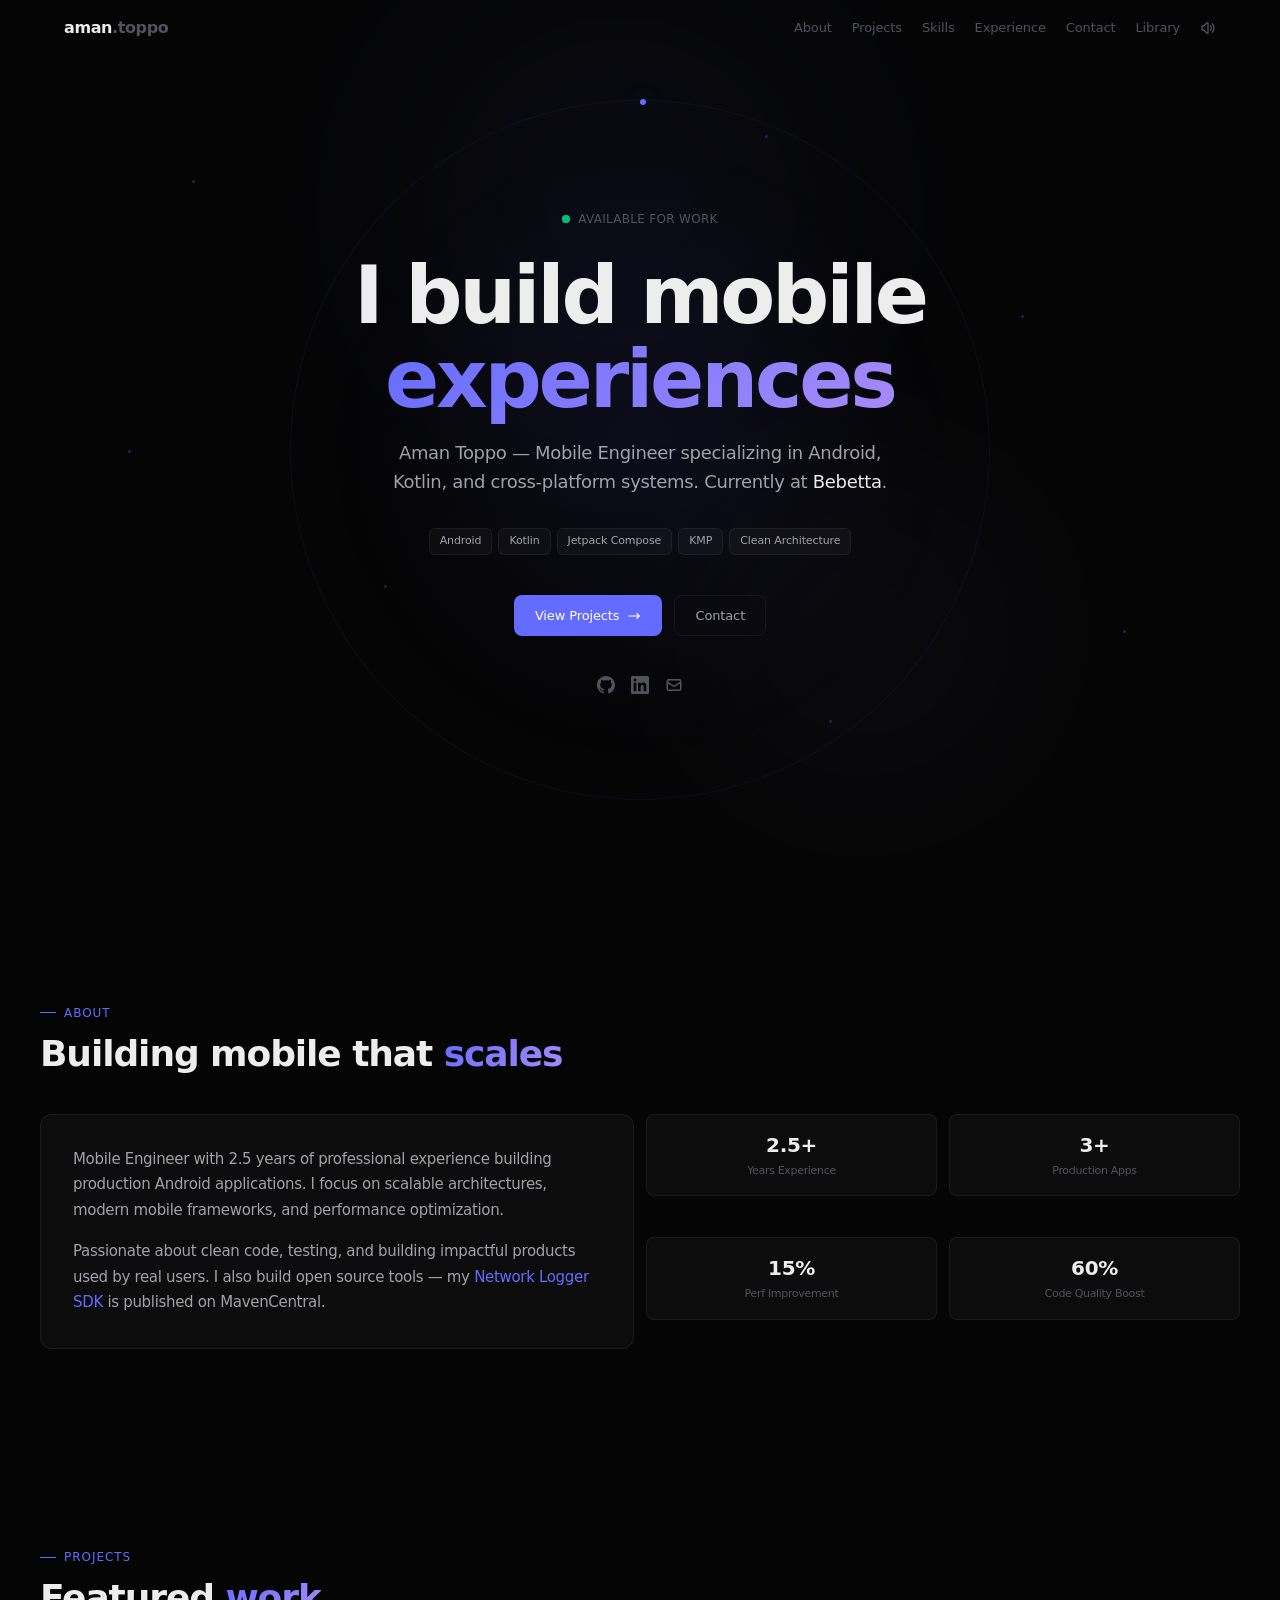
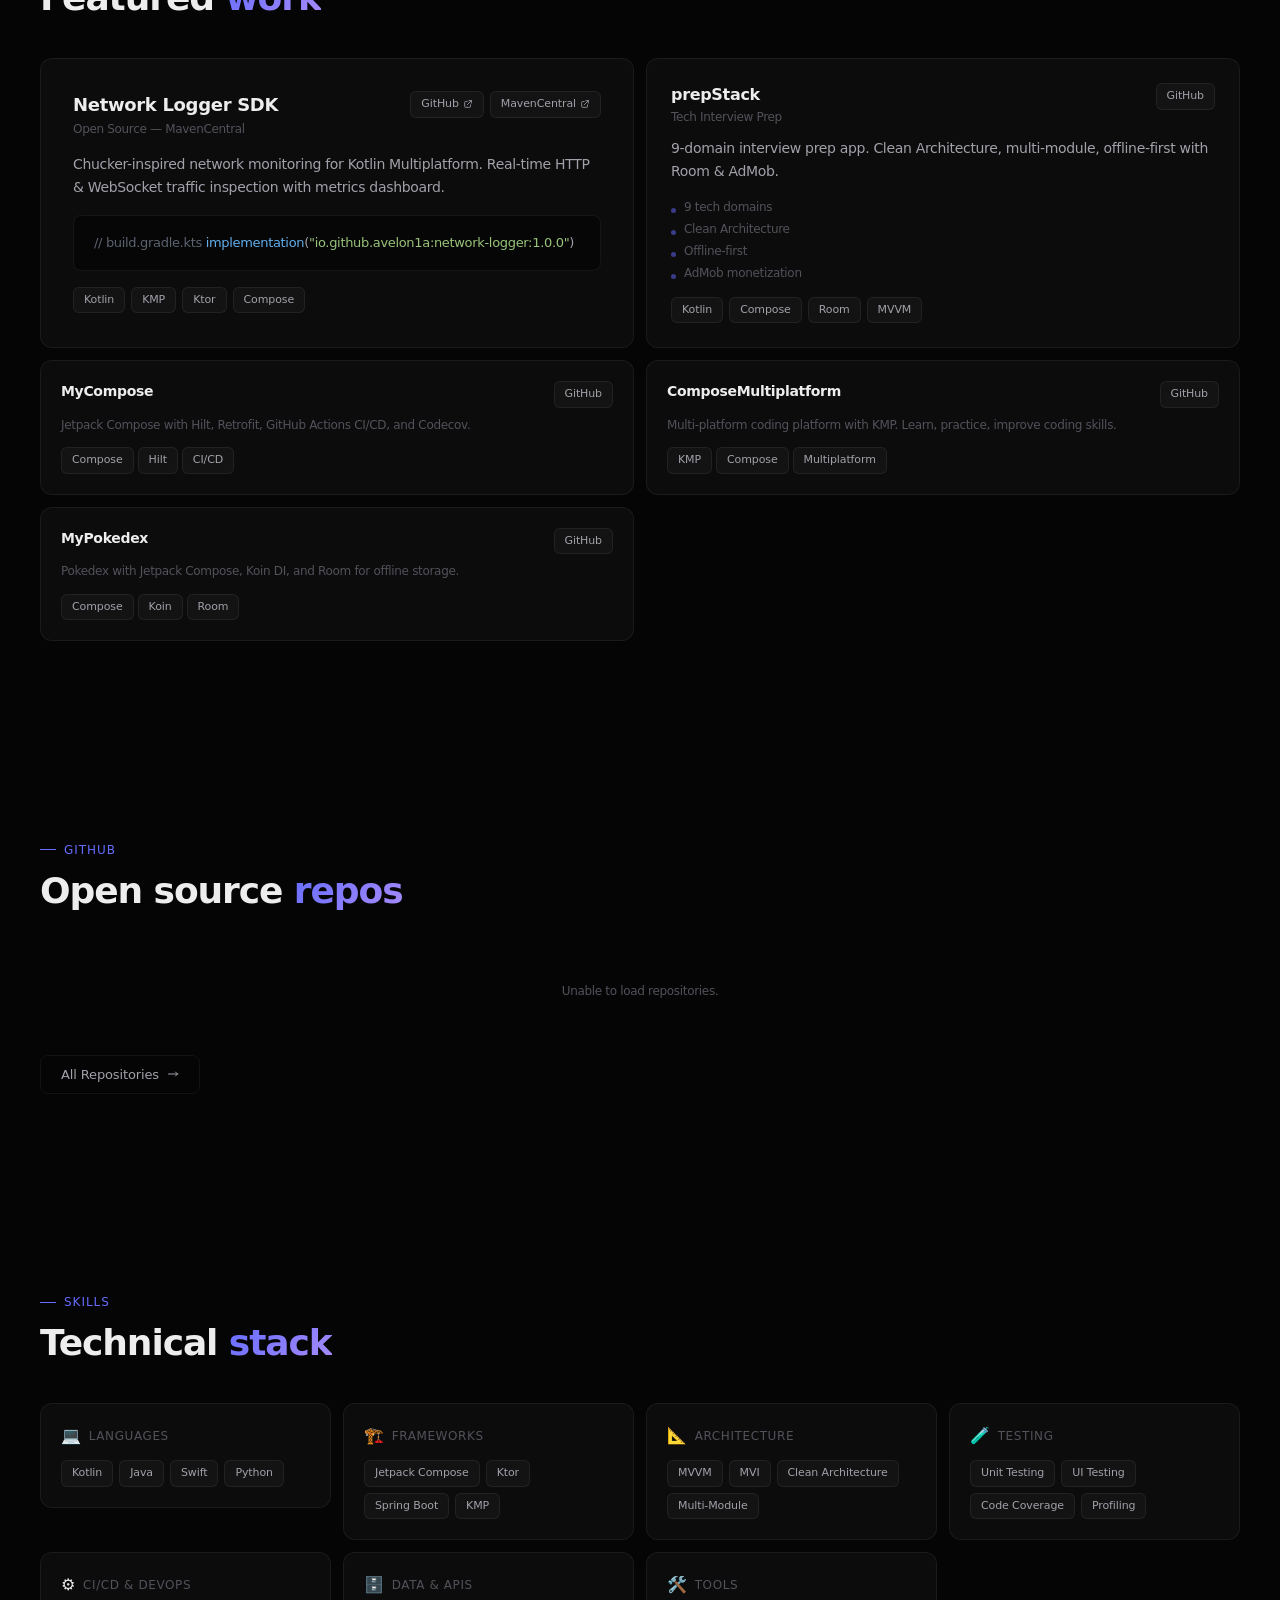
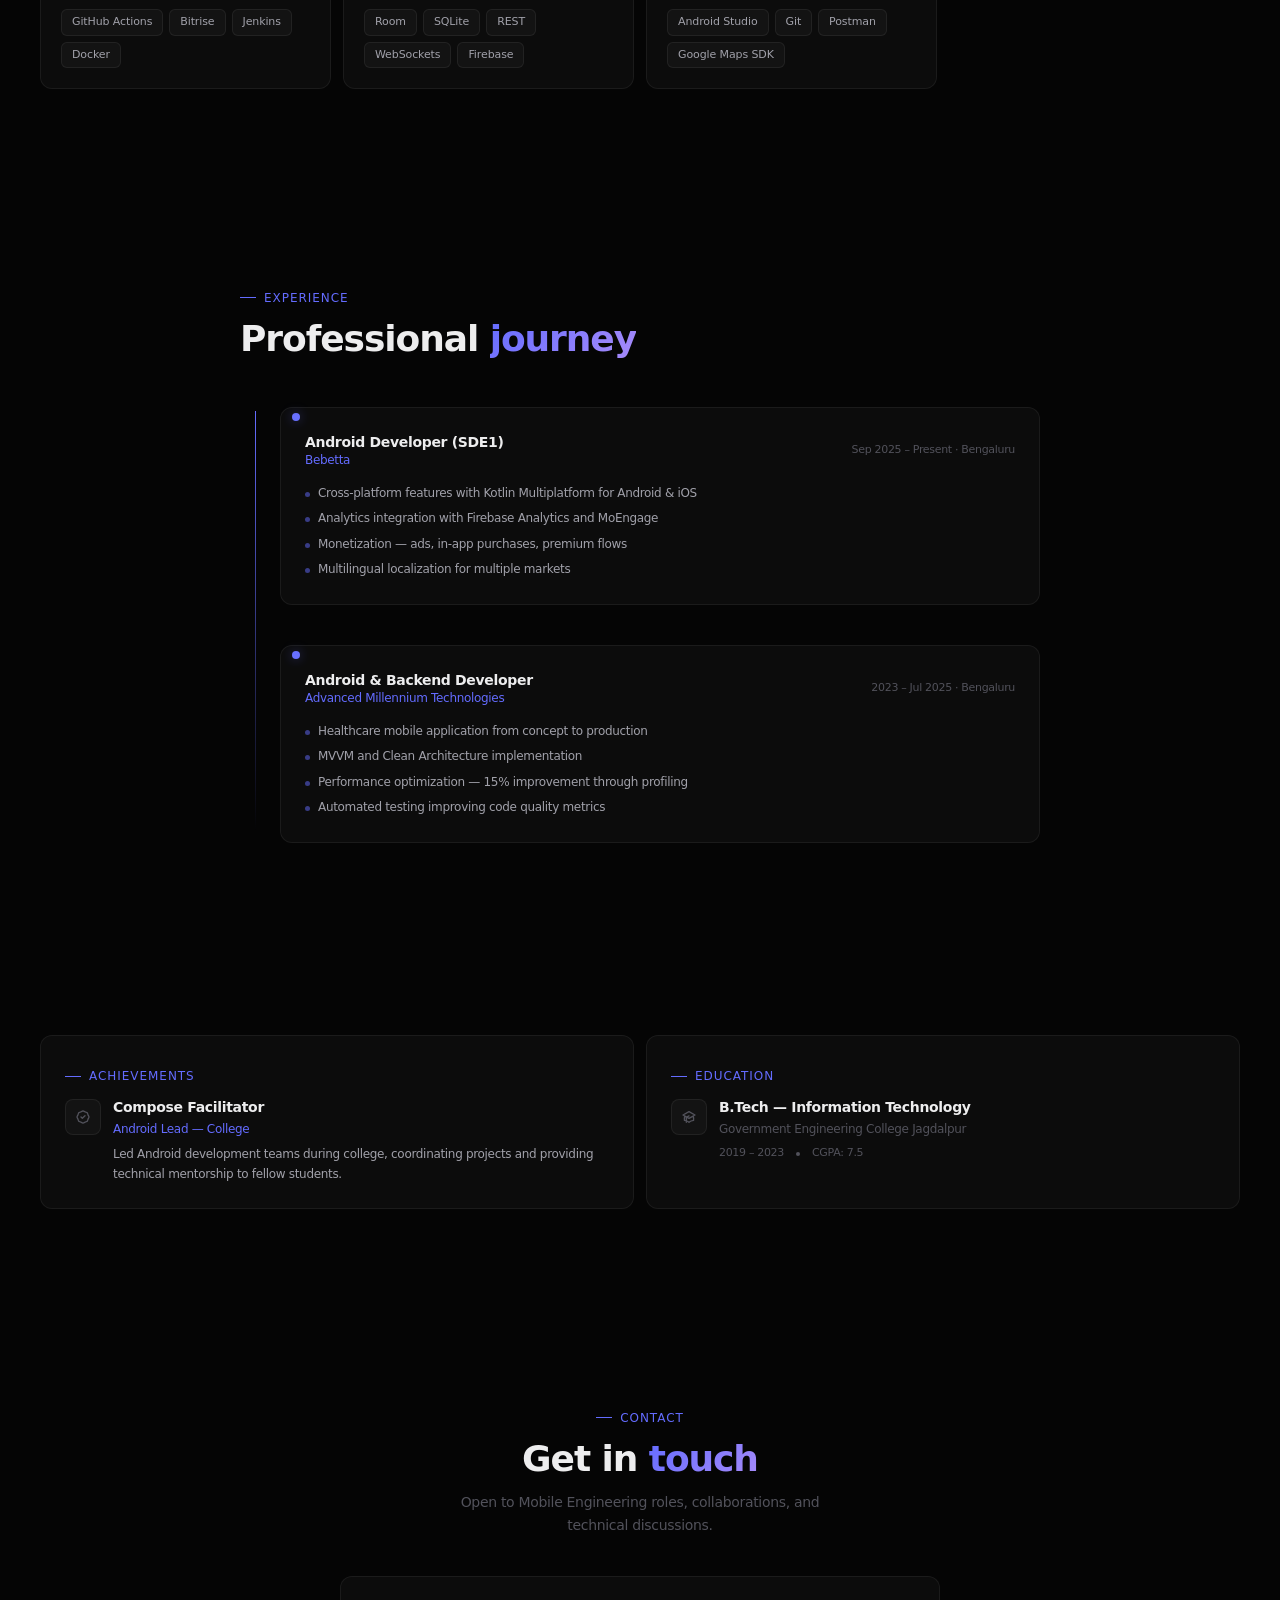
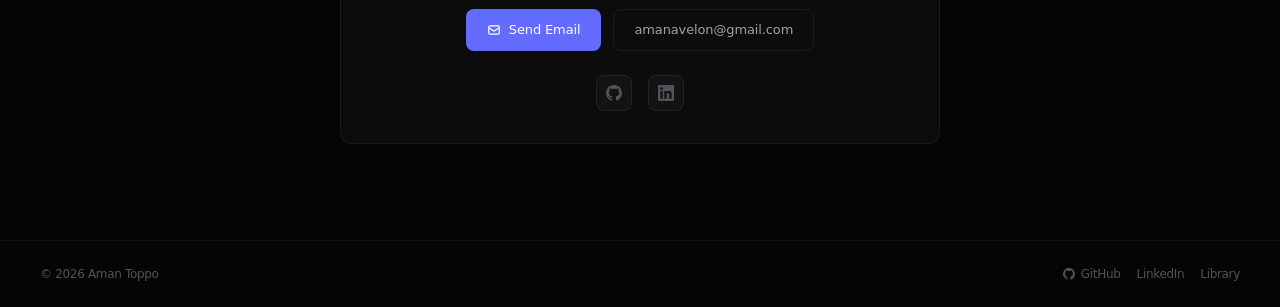
<file: index.html>
<!DOCTYPE html><!--e2X7_OHJ6NB8p8iRdf6MQ--><html lang="en"><head><meta charSet="utf-8"/><meta name="viewport" content="width=device-width, initial-scale=1"/><link rel="preload" href="/_next/static/media/797e433ab948586e-s.p.dbea232f.woff2" as="font" crossorigin="" type="font/woff2"/><link rel="preload" href="/_next/static/media/caa3a2e1cccd8315-s.p.853070df.woff2" as="font" crossorigin="" type="font/woff2"/><link rel="stylesheet" href="/_next/static/chunks/310562335b7cb342.css" data-precedence="next"/><link rel="preload" as="script" fetchPriority="low" href="/_next/static/chunks/33c6e7ef9aa43899.js"/><script src="/_next/static/chunks/806bdb8e4a6a9b95.js" async=""></script><script src="/_next/static/chunks/98e4389ba5c320ef.js" async=""></script><script src="/_next/static/chunks/ad4cf95c856c591c.js" async=""></script><script src="/_next/static/chunks/turbopack-7d1583f56be58ec4.js" async=""></script><script src="/_next/static/chunks/65f6d154a078ef0d.js" async=""></script><script src="/_next/static/chunks/ff1a16fafef87110.js" async=""></script><script src="/_next/static/chunks/d2be314c3ece3fbe.js" async=""></script><script src="/_next/static/chunks/69d2e05664fc5ce6.js" async=""></script><meta name="next-size-adjust" content=""/><title>Aman Toppo — Mobile Engineer</title><meta name="description" content="Portfolio of Aman Toppo, Mobile Engineer specializing in Android, Kotlin, KMP, and open source developer tools."/><meta name="keywords" content="Aman Toppo,Mobile Engineer,Android,Kotlin,Jetpack Compose,KMP,Network Logger"/><meta property="og:title" content="Aman Toppo — Mobile Engineer"/><meta property="og:description" content="Android &amp; KMP developer building scalable mobile apps and open source tools."/><meta property="og:type" content="website"/><meta name="twitter:card" content="summary"/><meta name="twitter:title" content="Aman Toppo — Mobile Engineer"/><meta name="twitter:description" content="Android &amp; KMP developer building scalable mobile apps and open source tools."/><link rel="icon" href="/favicon.ico?favicon.0b3bf435.ico" sizes="256x256" type="image/x-icon"/><script src="/_next/static/chunks/a6dad97d9634a72d.js" noModule=""></script></head><body class="geist_a71539c9-module__T19VSG__variable geist_mono_8d43a2aa-module__8Li5zG__variable antialiased"><div hidden=""><!--$--><!--/$--></div><nav class="fixed top-0 left-0 right-0 z-50 transition-all duration-300 bg-transparent"><div class="max-w-[1200px] mx-auto px-6 h-14 flex items-center justify-between"><a class="text-base font-semibold text-[var(--text-primary)] tracking-tight" href="/">aman<span class="text-[var(--text-tertiary)]">.toppo</span></a><div class="hidden md:flex items-center gap-5"><a href="#about" class="nav-link">About</a><a href="#projects" class="nav-link">Projects</a><a href="#skills" class="nav-link">Skills</a><a href="#experience" class="nav-link">Experience</a><a href="#contact" class="nav-link">Contact</a><a class="nav-link" href="/open-source">Library</a><button class="nav-link p-1" aria-label="Disable sound"><svg class="w-4 h-4" fill="none" stroke="currentColor" viewBox="0 0 24 24"><path stroke-linecap="round" stroke-linejoin="round" stroke-width="2" d="M15.536 8.464a5 5 0 010 7.072m2.828-9.9a9 9 0 010 12.728M5.586 15H4a1 1 0 01-1-1v-4a1 1 0 011-1h1.586l4.707-4.707C10.923 3.663 12 4.109 12 5v14c0 .891-1.077 1.337-1.707.707L5.586 15z"></path></svg></button></div><button class="md:hidden relative w-8 h-8 flex flex-col items-center justify-center gap-1.5" aria-label="Menu"><span class="block w-5 h-[1.5px] bg-[var(--text-secondary)] transition-all duration-200 "></span><span class="block w-5 h-[1.5px] bg-[var(--text-secondary)] transition-all duration-200 "></span><span class="block w-5 h-[1.5px] bg-[var(--text-secondary)] transition-all duration-200 "></span></button></div></nav><main><section class="relative min-h-screen flex items-center justify-center px-6 overflow-hidden"><div class="hero-glow" style="top:-10%;left:25%"></div><div class="hero-glow-secondary" style="bottom:5%;right:15%"></div><div class="glow-ring" style="top:50%;left:50%;transform:translate(-50%, -50%)"></div><div class="particle" style="top:20%;left:15%;--dur:7s;--delay:0s"></div><div class="particle" style="top:35%;right:20%;--dur:9s;--delay:2s"></div><div class="particle" style="top:65%;left:30%;--dur:6s;--delay:1s"></div><div class="particle" style="top:80%;right:35%;--dur:8s;--delay:3s"></div><div class="particle" style="top:15%;right:40%;--dur:10s;--delay:4s"></div><div class="particle" style="top:50%;left:10%;--dur:7.5s;--delay:1.5s"></div><div class="particle" style="top:70%;right:12%;--dur:6.5s;--delay:2.5s"></div><div class="mouse-glow" style="left:50%;top:50%"></div><div class="relative max-w-[800px] mx-auto text-center z-10"><div class="hero-tag"><span class="inline-flex items-center gap-2 text-xs font-medium text-[var(--text-tertiary)] tracking-wide uppercase"><span class="relative flex h-2 w-2"><span class="absolute inline-flex h-full w-full rounded-full bg-emerald-400 opacity-75 animate-ping"></span><span class="relative inline-flex rounded-full h-2 w-2 bg-emerald-500"></span></span>Available for work</span></div><h1 class="hero-title text-[clamp(2.5rem,7vw,5rem)] font-bold tracking-[-0.04em] leading-[1.05] mt-6 mb-4">I build mobile<br/><span class="accent-text">experiences</span></h1><p class="hero-sub text-lg text-[var(--text-secondary)] max-w-[520px] mx-auto mb-8 leading-relaxed font-normal">Aman Toppo — Mobile Engineer specializing in Android, Kotlin, and cross-platform systems. Currently at<!-- --> <span class="text-[var(--text-primary)] font-medium">Bebetta</span>.</p><div class="hero-pills flex flex-wrap justify-center gap-1.5 mb-10"><span class="pill">Android</span><span class="pill">Kotlin</span><span class="pill">Jetpack Compose</span><span class="pill">KMP</span><span class="pill">Clean Architecture</span></div><div class="hero-cta flex flex-wrap justify-center gap-3"><a href="#projects" class="btn-primary">View Projects<svg class="w-3.5 h-3.5 transition-transform group-hover:translate-x-0.5" fill="none" stroke="currentColor" viewBox="0 0 24 24"><path stroke-linecap="round" stroke-linejoin="round" stroke-width="2" d="M17 8l4 4m0 0l-4 4m4-4H3"></path></svg></a><a href="#contact" class="btn-secondary">Contact</a></div><div class="hero-social flex justify-center gap-4 mt-10"><a href="https://github.com/avelon1A" target="_blank" rel="noopener noreferrer" class="social-icon" aria-label="GitHub"><svg class="w-[18px] h-[18px]" fill="currentColor" viewBox="0 0 24 24"><path d="M12 0c-6.626 0-12 5.373-12 12 0 5.302 3.438 9.8 8.207 11.387.599.111.793-.261.793-.577v-2.234c-3.338.726-4.033-1.416-4.033-1.416-.546-1.387-1.333-1.756-1.333-1.756-1.089-.745.083-.729.083-.729 1.205.084 1.839 1.237 1.839 1.237 1.07 1.834 2.807 1.304 3.492.997.107-.775.418-1.305.762-1.604-2.665-.305-5.467-1.334-5.467-5.931 0-1.311.469-2.381 1.236-3.221-.124-.303-.535-1.524.117-3.176 0 0 1.008-.322 3.301 1.23.957-.266 1.983-.399 3.003-.404 1.02.005 2.047.138 3.006.404 2.291-1.552 3.297-1.23 3.297-1.23.653 1.653.242 2.874.118 3.176.77.84 1.235 1.911 1.235 3.221 0 4.609-2.807 5.624-5.479 5.921.43.372.823 1.102.823 2.222v3.293c0 .319.192.694.801.576 4.765-1.589 8.199-6.086 8.199-11.386 0-6.627-5.373-12-12-12z"></path></svg></a><a href="https://www.linkedin.com/in/aman-toppo-320917214/" target="_blank" rel="noopener noreferrer" class="social-icon" aria-label="LinkedIn"><svg class="w-[18px] h-[18px]" fill="currentColor" viewBox="0 0 24 24"><path d="M20.447 20.452h-3.554v-5.569c0-1.328-.027-3.037-1.852-3.037-1.853 0-2.136 1.445-2.136 2.939v5.667H9.351V9h3.414v1.561h.046c.477-.9 1.637-1.85 3.37-1.85 3.601 0 4.267 2.37 4.267 5.455v6.286zM5.337 7.433c-1.144 0-2.063-.926-2.063-2.065 0-1.138.92-2.063 2.063-2.063 1.14 0 2.064.925 2.064 2.063 0 1.139-.925 2.065-2.064 2.065zm1.782 13.019H3.555V9h3.564v11.452zM22.225 0H1.771C.792 0 0 .774 0 1.729v20.542C0 23.227.792 24 1.771 24h20.451C23.2 24 24 23.227 24 22.271V1.729C24 .774 23.2 0 22.222 0h.003z"></path></svg></a><a href="mailto:amanavelon@gmail.com" class="social-icon" aria-label="Email"><svg class="w-[18px] h-[18px]" fill="none" stroke="currentColor" viewBox="0 0 24 24"><path stroke-linecap="round" stroke-linejoin="round" stroke-width="2" d="M3 8l7.89 5.26a2 2 0 002.22 0L21 8M5 19h14a2 2 0 002-2V7a2 2 0 00-2-2H5a2 2 0 00-2 2v10a2 2 0 002 2z"></path></svg></a></div></div></section><section id="about" class="relative py-24 px-6"><div class="max-w-[1200px] mx-auto"><div class="reveal-fade-up  mb-10" style="transition-delay:0ms"><span class="section-label">About</span><h2 class="text-3xl md:text-4xl font-bold tracking-[-0.03em]">Building mobile that <span class="accent-text">scales</span></h2></div><div class="bento bento-2"><div class="reveal-slide-left  " style="transition-delay:100ms"><div class="glass p-6 md:p-8 h-full"><p class="text-[var(--text-secondary)] leading-[1.7] text-[0.9375rem]">Mobile Engineer with 2.5 years of professional experience building production Android applications. I focus on scalable architectures, modern mobile frameworks, and performance optimization.</p><p class="text-[var(--text-secondary)] leading-[1.7] text-[0.9375rem] mt-4">Passionate about clean code, testing, and building impactful products used by real users. I also build open source tools — my<!-- --> <a href="/open-source" class="text-[var(--accent)] hover:underline underline-offset-2">Network Logger SDK</a> <!-- -->is published on MavenCentral.</p></div></div><div class="grid grid-cols-2 gap-3"><div class="reveal-scale  " style="transition-delay:150ms"><div class="stat-box icon-bounce-hover"><div class="text-xl font-bold text-[var(--text-primary)]">2.5+</div><div class="text-[0.6875rem] text-[var(--text-tertiary)] mt-1">Years Experience</div></div></div><div class="reveal-scale  " style="transition-delay:250ms"><div class="stat-box icon-bounce-hover"><div class="text-xl font-bold text-[var(--text-primary)]">3+</div><div class="text-[0.6875rem] text-[var(--text-tertiary)] mt-1">Production Apps</div></div></div><div class="reveal-scale  " style="transition-delay:350ms"><div class="stat-box icon-bounce-hover"><div class="text-xl font-bold text-[var(--text-primary)]">15%</div><div class="text-[0.6875rem] text-[var(--text-tertiary)] mt-1">Perf Improvement</div></div></div><div class="reveal-scale  " style="transition-delay:450ms"><div class="stat-box icon-bounce-hover"><div class="text-xl font-bold text-[var(--text-primary)]">60%</div><div class="text-[0.6875rem] text-[var(--text-tertiary)] mt-1">Code Quality Boost</div></div></div></div></div></div></section><section id="projects" class="relative py-24 px-6"><div class="max-w-[1200px] mx-auto"><div class="reveal-fade-up  mb-10" style="transition-delay:0ms"><span class="section-label">Projects</span><h2 class="text-3xl md:text-4xl font-bold tracking-[-0.03em]">Featured <span class="accent-text">work</span></h2></div><div class="bento bento-2"><div class="reveal-fade-up  " style="transition-delay:0ms"><div class="glass card-border-glow p-6 md:p-8 h-full"><div class="flex items-start justify-between gap-4 mb-4"><div><h3 class="text-lg font-semibold text-[var(--text-primary)]">Network Logger SDK</h3><p class="text-xs text-[var(--text-tertiary)] mt-0.5">Open Source — MavenCentral</p></div><div class="flex gap-1.5 flex-shrink-0"><a href="https://github.com/avelon1A/network-logger" target="_blank" rel="noopener noreferrer" class="pill text-[0.6875rem] icon-spin-hover">GitHub<svg class="w-2.5 h-2.5 ml-1" fill="none" stroke="currentColor" viewBox="0 0 24 24"><path stroke-linecap="round" stroke-linejoin="round" stroke-width="2" d="M10 6H6a2 2 0 00-2 2v10a2 2 0 002 2h10a2 2 0 002-2v-4M14 4h6m0 0v6m0-6L10 14"></path></svg></a><a href="https://central.sonatype.com/search?q=io.github.avelon1a" target="_blank" rel="noopener noreferrer" class="pill text-[0.6875rem] icon-spin-hover">MavenCentral<svg class="w-2.5 h-2.5 ml-1" fill="none" stroke="currentColor" viewBox="0 0 24 24"><path stroke-linecap="round" stroke-linejoin="round" stroke-width="2" d="M10 6H6a2 2 0 00-2 2v10a2 2 0 002 2h10a2 2 0 002-2v-4M14 4h6m0 0v6m0-6L10 14"></path></svg></a></div></div><p class="text-sm text-[var(--text-secondary)] mb-4 leading-relaxed">Chucker-inspired network monitoring for Kotlin Multiplatform. Real-time HTTP &amp; WebSocket traffic inspection with metrics dashboard.</p><div class="code-block text-xs mb-4"><span class="cm">// build.gradle.kts</span>
<span class="fn">implementation</span>(<span class="str">&quot;io.github.avelon1a:network-logger:1.0.0&quot;</span>)</div><div class="flex flex-wrap gap-1.5"><span class="pill text-[0.625rem]">Kotlin</span><span class="pill text-[0.625rem]">KMP</span><span class="pill text-[0.625rem]">Ktor</span><span class="pill text-[0.625rem]">Compose</span></div></div></div><div class="reveal-fade-up  " style="transition-delay:100ms"><div class="glass p-6 flex flex-col h-full"><div class="flex items-start justify-between gap-3 mb-3"><div><h3 class="text-base font-semibold text-[var(--text-primary)]">prepStack</h3><p class="text-xs text-[var(--text-tertiary)] mt-0.5">Tech Interview Prep</p></div><a href="https://github.com/avelon1A/prepStack" target="_blank" rel="noopener noreferrer" class="pill text-[0.625rem] icon-spin-hover">GitHub</a></div><p class="text-sm text-[var(--text-secondary)] mb-4 leading-relaxed flex-1">9-domain interview prep app. Clean Architecture, multi-module, offline-first with Room &amp; AdMob.</p><div class="space-y-1.5 mb-4"><div class="flex items-center gap-2 text-xs text-[var(--text-tertiary)] feat-item"><span class="feat-dot"></span>9 tech domains</div><div class="flex items-center gap-2 text-xs text-[var(--text-tertiary)] feat-item"><span class="feat-dot"></span>Clean Architecture</div><div class="flex items-center gap-2 text-xs text-[var(--text-tertiary)] feat-item"><span class="feat-dot"></span>Offline-first</div><div class="flex items-center gap-2 text-xs text-[var(--text-tertiary)] feat-item"><span class="feat-dot"></span>AdMob monetization</div></div><div class="flex flex-wrap gap-1.5"><span class="pill text-[0.625rem]">Kotlin</span><span class="pill text-[0.625rem]">Compose</span><span class="pill text-[0.625rem]">Room</span><span class="pill text-[0.625rem]">MVVM</span></div></div></div><div class="reveal-fade-up  " style="transition-delay:200ms"><div class="glass p-5 flex flex-col h-full"><div class="flex items-start justify-between gap-3 mb-2"><h3 class="text-sm font-semibold text-[var(--text-primary)]">MyCompose</h3><a href="https://github.com/avelon1A/MyCompose" target="_blank" rel="noopener noreferrer" class="pill text-[0.625rem] icon-spin-hover">GitHub</a></div><p class="text-xs text-[var(--text-tertiary)] mb-3 leading-relaxed flex-1">Jetpack Compose with Hilt, Retrofit, GitHub Actions CI/CD, and Codecov.</p><div class="flex flex-wrap gap-1"><span class="pill text-[0.5625rem]">Compose</span><span class="pill text-[0.5625rem]">Hilt</span><span class="pill text-[0.5625rem]">CI/CD</span></div></div></div><div class="reveal-fade-up  " style="transition-delay:280ms"><div class="glass p-5 flex flex-col h-full"><div class="flex items-start justify-between gap-3 mb-2"><h3 class="text-sm font-semibold text-[var(--text-primary)]">ComposeMultiplatform</h3><a href="https://github.com/avelon1A/ComposeMultiplatform" target="_blank" rel="noopener noreferrer" class="pill text-[0.625rem] icon-spin-hover">GitHub</a></div><p class="text-xs text-[var(--text-tertiary)] mb-3 leading-relaxed flex-1">Multi-platform coding platform with KMP. Learn, practice, improve coding skills.</p><div class="flex flex-wrap gap-1"><span class="pill text-[0.5625rem]">KMP</span><span class="pill text-[0.5625rem]">Compose</span><span class="pill text-[0.5625rem]">Multiplatform</span></div></div></div><div class="reveal-fade-up  " style="transition-delay:360ms"><div class="glass p-5 flex flex-col h-full"><div class="flex items-start justify-between gap-3 mb-2"><h3 class="text-sm font-semibold text-[var(--text-primary)]">MyPokedex</h3><a href="https://github.com/avelon1A/MyPokedex" target="_blank" rel="noopener noreferrer" class="pill text-[0.625rem] icon-spin-hover">GitHub</a></div><p class="text-xs text-[var(--text-tertiary)] mb-3 leading-relaxed flex-1">Pokedex with Jetpack Compose, Koin DI, and Room for offline storage.</p><div class="flex flex-wrap gap-1"><span class="pill text-[0.5625rem]">Compose</span><span class="pill text-[0.5625rem]">Koin</span><span class="pill text-[0.5625rem]">Room</span></div></div></div></div></div></section><section class="relative py-24 px-6"><div class="max-w-[1200px] mx-auto"><div class="reveal-fade-up  mb-10" style="transition-delay:0ms"><span class="section-label">GitHub</span><h2 class="text-3xl md:text-4xl font-bold tracking-[-0.03em]">Open source <span class="accent-text">repos</span></h2></div><div class="text-center py-8"><p class="text-xs text-[var(--text-tertiary)]">Unable to load repositories.</p></div><div class="reveal-fade-up  " style="transition-delay:100ms"><div class="mt-6"><a href="https://github.com/avelon1A?tab=repositories" target="_blank" rel="noopener noreferrer" class="btn-secondary text-xs">All Repositories<svg class="w-3 h-3" fill="none" stroke="currentColor" viewBox="0 0 24 24"><path stroke-linecap="round" stroke-linejoin="round" stroke-width="2" d="M17 8l4 4m0 0l-4 4m4-4H3"></path></svg></a></div></div></div></section><section id="skills" class="relative py-24 px-6"><div class="max-w-[1200px] mx-auto"><div class="reveal-fade-up  mb-10" style="transition-delay:0ms"><span class="section-label">Skills</span><h2 class="text-3xl md:text-4xl font-bold tracking-[-0.03em]">Technical <span class="accent-text">stack</span></h2></div><div class="bento bento-4"><div class="reveal-fade-up  " style="transition-delay:0ms"><div class="glass p-5 icon-bounce-hover "><div class="flex items-center gap-2 mb-3"><span class="text-base">💻</span><h3 class="text-xs font-medium text-[var(--text-tertiary)] uppercase tracking-wider">Languages</h3></div><div class="flex flex-wrap gap-1.5"><span class="pill text-[0.6875rem]">Kotlin</span><span class="pill text-[0.6875rem]">Java</span><span class="pill text-[0.6875rem]">Swift</span><span class="pill text-[0.6875rem]">Python</span></div></div></div><div class="reveal-fade-up  " style="transition-delay:60ms"><div class="glass p-5 icon-bounce-hover "><div class="flex items-center gap-2 mb-3"><span class="text-base">🏗</span><h3 class="text-xs font-medium text-[var(--text-tertiary)] uppercase tracking-wider">Frameworks</h3></div><div class="flex flex-wrap gap-1.5"><span class="pill text-[0.6875rem]">Jetpack Compose</span><span class="pill text-[0.6875rem]">Ktor</span><span class="pill text-[0.6875rem]">Spring Boot</span><span class="pill text-[0.6875rem]">KMP</span></div></div></div><div class="reveal-fade-up  " style="transition-delay:120ms"><div class="glass p-5 icon-bounce-hover "><div class="flex items-center gap-2 mb-3"><span class="text-base">📐</span><h3 class="text-xs font-medium text-[var(--text-tertiary)] uppercase tracking-wider">Architecture</h3></div><div class="flex flex-wrap gap-1.5"><span class="pill text-[0.6875rem]">MVVM</span><span class="pill text-[0.6875rem]">MVI</span><span class="pill text-[0.6875rem]">Clean Architecture</span><span class="pill text-[0.6875rem]">Multi-Module</span></div></div></div><div class="reveal-fade-up  " style="transition-delay:180ms"><div class="glass p-5 icon-bounce-hover "><div class="flex items-center gap-2 mb-3"><span class="text-base">🧪</span><h3 class="text-xs font-medium text-[var(--text-tertiary)] uppercase tracking-wider">Testing</h3></div><div class="flex flex-wrap gap-1.5"><span class="pill text-[0.6875rem]">Unit Testing</span><span class="pill text-[0.6875rem]">UI Testing</span><span class="pill text-[0.6875rem]">Code Coverage</span><span class="pill text-[0.6875rem]">Profiling</span></div></div></div><div class="reveal-fade-up  " style="transition-delay:240ms"><div class="glass p-5 icon-bounce-hover bento-wide"><div class="flex items-center gap-2 mb-3"><span class="text-base">⚙️</span><h3 class="text-xs font-medium text-[var(--text-tertiary)] uppercase tracking-wider">CI/CD &amp; DevOps</h3></div><div class="flex flex-wrap gap-1.5"><span class="pill text-[0.6875rem]">GitHub Actions</span><span class="pill text-[0.6875rem]">Bitrise</span><span class="pill text-[0.6875rem]">Jenkins</span><span class="pill text-[0.6875rem]">Docker</span></div></div></div><div class="reveal-fade-up  " style="transition-delay:300ms"><div class="glass p-5 icon-bounce-hover "><div class="flex items-center gap-2 mb-3"><span class="text-base">🗄</span><h3 class="text-xs font-medium text-[var(--text-tertiary)] uppercase tracking-wider">Data &amp; APIs</h3></div><div class="flex flex-wrap gap-1.5"><span class="pill text-[0.6875rem]">Room</span><span class="pill text-[0.6875rem]">SQLite</span><span class="pill text-[0.6875rem]">REST</span><span class="pill text-[0.6875rem]">WebSockets</span><span class="pill text-[0.6875rem]">Firebase</span></div></div></div><div class="reveal-fade-up  " style="transition-delay:360ms"><div class="glass p-5 icon-bounce-hover "><div class="flex items-center gap-2 mb-3"><span class="text-base">🛠</span><h3 class="text-xs font-medium text-[var(--text-tertiary)] uppercase tracking-wider">Tools</h3></div><div class="flex flex-wrap gap-1.5"><span class="pill text-[0.6875rem]">Android Studio</span><span class="pill text-[0.6875rem]">Git</span><span class="pill text-[0.6875rem]">Postman</span><span class="pill text-[0.6875rem]">Google Maps SDK</span></div></div></div></div></div></section><section id="experience" class="relative py-24 px-6"><div class="max-w-[800px] mx-auto"><div class="reveal-fade-up  mb-10" style="transition-delay:0ms"><span class="section-label">Experience</span><h2 class="text-3xl md:text-4xl font-bold tracking-[-0.03em]">Professional <span class="accent-text">journey</span></h2></div><div class="relative"><div class="absolute left-[15px] top-3 bottom-3 tl-line hidden md:block"></div><div class="space-y-8"><div class="reveal-slide-left  " style="transition-delay:0ms"><div class="relative md:pl-10"><div class="tl-dot absolute left-[12px] top-[14px] hidden md:block"></div><div class="glass p-5 md:p-6"><div class="flex flex-col sm:flex-row sm:items-center sm:justify-between mb-4"><div><h3 class="text-sm font-semibold text-[var(--text-primary)]">Android Developer (SDE1)</h3><p class="text-xs text-[var(--accent)] font-medium">Bebetta</p></div><div class="text-[0.6875rem] text-[var(--text-tertiary)] mt-1 sm:mt-0 sm:text-right">Sep 2025 – Present<!-- --> · <!-- -->Bengaluru</div></div><div class="space-y-1.5"><div class="flex items-start gap-2 feat-item"><span class="feat-dot"></span><span class="text-xs text-[var(--text-secondary)] leading-relaxed">Cross-platform features with Kotlin Multiplatform for Android &amp; iOS</span></div><div class="flex items-start gap-2 feat-item"><span class="feat-dot"></span><span class="text-xs text-[var(--text-secondary)] leading-relaxed">Analytics integration with Firebase Analytics and MoEngage</span></div><div class="flex items-start gap-2 feat-item"><span class="feat-dot"></span><span class="text-xs text-[var(--text-secondary)] leading-relaxed">Monetization — ads, in-app purchases, premium flows</span></div><div class="flex items-start gap-2 feat-item"><span class="feat-dot"></span><span class="text-xs text-[var(--text-secondary)] leading-relaxed">Multilingual localization for multiple markets</span></div></div></div></div></div><div class="reveal-slide-left  " style="transition-delay:120ms"><div class="relative md:pl-10"><div class="tl-dot absolute left-[12px] top-[14px] hidden md:block"></div><div class="glass p-5 md:p-6"><div class="flex flex-col sm:flex-row sm:items-center sm:justify-between mb-4"><div><h3 class="text-sm font-semibold text-[var(--text-primary)]">Android &amp; Backend Developer</h3><p class="text-xs text-[var(--accent)] font-medium">Advanced Millennium Technologies</p></div><div class="text-[0.6875rem] text-[var(--text-tertiary)] mt-1 sm:mt-0 sm:text-right">2023 – Jul 2025<!-- --> · <!-- -->Bengaluru</div></div><div class="space-y-1.5"><div class="flex items-start gap-2 feat-item"><span class="feat-dot"></span><span class="text-xs text-[var(--text-secondary)] leading-relaxed">Healthcare mobile application from concept to production</span></div><div class="flex items-start gap-2 feat-item"><span class="feat-dot"></span><span class="text-xs text-[var(--text-secondary)] leading-relaxed">MVVM and Clean Architecture implementation</span></div><div class="flex items-start gap-2 feat-item"><span class="feat-dot"></span><span class="text-xs text-[var(--text-secondary)] leading-relaxed">Performance optimization — 15% improvement through profiling</span></div><div class="flex items-start gap-2 feat-item"><span class="feat-dot"></span><span class="text-xs text-[var(--text-secondary)] leading-relaxed">Automated testing improving code quality metrics</span></div></div></div></div></div></div></div></div></section><section class="relative py-24 px-6"><div class="max-w-[1200px] mx-auto"><div class="bento bento-2"><div class="reveal-slide-left  " style="transition-delay:0ms"><div class="glass p-6 h-full"><span class="section-label">Achievements</span><div class="flex items-start gap-3"><div class="icon-btn icon-glow flex-shrink-0 mt-0.5"><svg class="w-4 h-4" fill="none" stroke="currentColor" viewBox="0 0 24 24"><path stroke-linecap="round" stroke-linejoin="round" stroke-width="2" d="M9 12l2 2 4-4M7.835 4.697a3.42 3.42 0 001.946-.806 3.42 3.42 0 014.438 0 3.42 3.42 0 001.946.806 3.42 3.42 0 013.138 3.138 3.42 3.42 0 00.806 1.946 3.42 3.42 0 010 4.438 3.42 3.42 0 00-.806 1.946 3.42 3.42 0 01-3.138 3.138 3.42 3.42 0 00-1.946.806 3.42 3.42 0 01-4.438 0 3.42 3.42 0 00-1.946-.806 3.42 3.42 0 01-3.138-3.138 3.42 3.42 0 00-.806-1.946 3.42 3.42 0 010-4.438 3.42 3.42 0 00.806-1.946 3.42 3.42 0 013.138-3.138z"></path></svg></div><div><h3 class="text-sm font-semibold text-[var(--text-primary)] mb-1">Compose Facilitator</h3><p class="text-xs text-[var(--accent)] font-medium mb-2">Android Lead — College</p><p class="text-xs text-[var(--text-secondary)] leading-relaxed">Led Android development teams during college, coordinating projects and providing technical mentorship to fellow students.</p></div></div></div></div><div class="reveal-slide-right  " style="transition-delay:100ms"><div class="glass p-6 h-full"><span class="section-label">Education</span><div class="flex items-start gap-3"><div class="icon-btn icon-glow flex-shrink-0 mt-0.5"><svg class="w-4 h-4" fill="none" stroke="currentColor" viewBox="0 0 24 24"><path stroke-linecap="round" stroke-linejoin="round" stroke-width="2" d="M12 14l9-5-9-5-9 5 9 5zm0 0l6.16-3.422a12.083 12.083 0 01.665 6.479A11.952 11.952 0 0012 20.055a11.952 11.952 0 00-6.824-2.998 12.078 12.078 0 01.665-6.479L12 14zm-4 6v-7.5l4-2.222"></path></svg></div><div><h3 class="text-sm font-semibold text-[var(--text-primary)] mb-1">B.Tech — Information Technology</h3><p class="text-xs text-[var(--text-tertiary)] font-medium mb-1">Government Engineering College Jagdalpur</p><div class="flex items-center gap-3 mt-2 text-[0.6875rem] text-[var(--text-tertiary)]"><span>2019 – 2023</span><span class="w-1 h-1 rounded-full bg-[var(--text-tertiary)]"></span><span>CGPA: 7.5</span></div></div></div></div></div></div></div></section><section id="contact" class="relative py-24 px-6"><div class="max-w-[600px] mx-auto text-center"><div class="reveal-fade-up  " style="transition-delay:0ms"><span class="section-label justify-center">Contact</span><h2 class="text-3xl md:text-4xl font-bold tracking-[-0.03em] mb-3">Get in <span class="accent-text">touch</span></h2><p class="text-sm text-[var(--text-tertiary)] mb-10 max-w-sm mx-auto leading-relaxed">Open to Mobile Engineering roles, collaborations, and technical discussions.</p></div><div class="reveal-scale  " style="transition-delay:100ms"><div class="glass p-6 md:p-8"><div class="flex flex-col sm:flex-row items-center justify-center gap-3 mb-6"><a href="mailto:amanavelon@gmail.com" class="btn-primary"><svg class="w-3.5 h-3.5" fill="none" stroke="currentColor" viewBox="0 0 24 24"><path stroke-linecap="round" stroke-linejoin="round" stroke-width="2" d="M3 8l7.89 5.26a2 2 0 002.22 0L21 8M5 19h14a2 2 0 002-2V7a2 2 0 00-2-2H5a2 2 0 00-2 2v10a2 2 0 002 2z"></path></svg>Send Email</a><button class="btn-secondary">amanavelon@gmail.com</button></div><div class="flex justify-center gap-4"><a href="https://github.com/avelon1A" target="_blank" rel="noopener noreferrer" class="icon-btn icon-glow" aria-label="GitHub"><svg class="w-4 h-4" fill="currentColor" viewBox="0 0 24 24"><path d="M12 0c-6.626 0-12 5.373-12 12 0 5.302 3.438 9.8 8.207 11.387.599.111.793-.261.793-.577v-2.234c-3.338.726-4.033-1.416-4.033-1.416-.546-1.387-1.333-1.756-1.333-1.756-1.089-.745.083-.729.083-.729 1.205.084 1.839 1.237 1.839 1.237 1.07 1.834 2.807 1.304 3.492.997.107-.775.418-1.305.762-1.604-2.665-.305-5.467-1.334-5.467-5.931 0-1.311.469-2.381 1.236-3.221-.124-.303-.535-1.524.117-3.176 0 0 1.008-.322 3.301 1.23.957-.266 1.983-.399 3.003-.404 1.02.005 2.047.138 3.006.404 2.291-1.552 3.297-1.23 3.297-1.23.653 1.653.242 2.874.118 3.176.77.84 1.235 1.911 1.235 3.221 0 4.609-2.807 5.624-5.479 5.921.43.372.823 1.102.823 2.222v3.293c0 .319.192.694.801.576 4.765-1.589 8.199-6.086 8.199-11.386 0-6.627-5.373-12-12-12z"></path></svg></a><a href="https://www.linkedin.com/in/aman-toppo-320917214/" target="_blank" rel="noopener noreferrer" class="icon-btn icon-glow" aria-label="LinkedIn"><svg class="w-4 h-4" fill="currentColor" viewBox="0 0 24 24"><path d="M20.447 20.452h-3.554v-5.569c0-1.328-.027-3.037-1.852-3.037-1.853 0-2.136 1.445-2.136 2.939v5.667H9.351V9h3.414v1.561h.046c.477-.9 1.637-1.85 3.37-1.85 3.601 0 4.267 2.37 4.267 5.455v6.286zM5.337 7.433c-1.144 0-2.063-.926-2.063-2.065 0-1.138.92-2.063 2.063-2.063 1.14 0 2.064.925 2.064 2.063 0 1.139-.925 2.065-2.064 2.065zm1.782 13.019H3.555V9h3.564v11.452zM22.225 0H1.771C.792 0 0 .774 0 1.729v20.542C0 23.227.792 24 1.771 24h20.451C23.2 24 24 23.227 24 22.271V1.729C24 .774 23.2 0 22.222 0h.003z"></path></svg></a></div></div></div></div></section></main><footer class="border-t border-[var(--border)] py-6 px-6"><div class="max-w-[1200px] mx-auto flex flex-col sm:flex-row items-center justify-between gap-3"><span class="footer-link">© <!-- -->2026<!-- --> Aman Toppo</span><div class="flex items-center gap-4"><a href="https://github.com/avelon1A" target="_blank" rel="noopener noreferrer" class="footer-link flex items-center gap-1.5"><svg class="w-3 h-3" fill="currentColor" viewBox="0 0 24 24"><path d="M12 0c-6.626 0-12 5.373-12 12 0 5.302 3.438 9.8 8.207 11.387.599.111.793-.261.793-.577v-2.234c-3.338.726-4.033-1.416-4.033-1.416-.546-1.387-1.333-1.756-1.333-1.756-1.089-.745.083-.729.083-.729 1.205.084 1.839 1.237 1.839 1.237 1.07 1.834 2.807 1.304 3.492.997.107-.775.418-1.305.762-1.604-2.665-.305-5.467-1.334-5.467-5.931 0-1.311.469-2.381 1.236-3.221-.124-.303-.535-1.524.117-3.176 0 0 1.008-.322 3.301 1.23.957-.266 1.983-.399 3.003-.404 1.02.005 2.047.138 3.006.404 2.291-1.552 3.297-1.23 3.297-1.23.653 1.653.242 2.874.118 3.176.77.84 1.235 1.911 1.235 3.221 0 4.609-2.807 5.624-5.479 5.921.43.372.823 1.102.823 2.222v3.293c0 .319.192.694.801.576 4.765-1.589 8.199-6.086 8.199-11.386 0-6.627-5.373-12-12-12z"></path></svg>GitHub</a><a href="https://www.linkedin.com/in/aman-toppo-320917214/" target="_blank" rel="noopener noreferrer" class="footer-link">LinkedIn</a><a href="/open-source" class="footer-link">Library</a></div></div></footer><!--$--><!--/$--><script src="/_next/static/chunks/33c6e7ef9aa43899.js" id="_R_" async=""></script><script>(self.__next_f=self.__next_f||[]).push([0])</script><script>self.__next_f.push([1,"1:\"$Sreact.fragment\"\n2:I[99737,[\"/_next/static/chunks/65f6d154a078ef0d.js\"],\"default\"]\n3:I[39756,[\"/_next/static/chunks/ff1a16fafef87110.js\",\"/_next/static/chunks/d2be314c3ece3fbe.js\"],\"default\"]\n4:I[37457,[\"/_next/static/chunks/ff1a16fafef87110.js\",\"/_next/static/chunks/d2be314c3ece3fbe.js\"],\"default\"]\n5:I[45678,[\"/_next/static/chunks/65f6d154a078ef0d.js\",\"/_next/static/chunks/69d2e05664fc5ce6.js\"],\"default\"]\n6:I[32177,[\"/_next/static/chunks/65f6d154a078ef0d.js\",\"/_next/static/chunks/69d2e05664fc5ce6.js\"],\"default\"]\n7:I[96199,[\"/_next/static/chunks/65f6d154a078ef0d.js\",\"/_next/static/chunks/69d2e05664fc5ce6.js\"],\"default\"]\n13:I[68027,[],\"default\"]\n:HL[\"/_next/static/chunks/310562335b7cb342.css\",\"style\"]\n:HL[\"/_next/static/media/797e433ab948586e-s.p.dbea232f.woff2\",\"font\",{\"crossOrigin\":\"\",\"type\":\"font/woff2\"}]\n:HL[\"/_next/static/media/caa3a2e1cccd8315-s.p.853070df.woff2\",\"font\",{\"crossOrigin\":\"\",\"type\":\"font/woff2\"}]\n"])</script><script>self.__next_f.push([1,"0:{\"P\":null,\"b\":\"e2X7_OHJ6NB8p8iRdf6MQ\",\"c\":[\"\",\"\"],\"q\":\"\",\"i\":false,\"f\":[[[\"\",{\"children\":[\"__PAGE__\",{}]},\"$undefined\",\"$undefined\",true],[[\"$\",\"$1\",\"c\",{\"children\":[[[\"$\",\"link\",\"0\",{\"rel\":\"stylesheet\",\"href\":\"/_next/static/chunks/310562335b7cb342.css\",\"precedence\":\"next\",\"crossOrigin\":\"$undefined\",\"nonce\":\"$undefined\"}],[\"$\",\"script\",\"script-0\",{\"src\":\"/_next/static/chunks/65f6d154a078ef0d.js\",\"async\":true,\"nonce\":\"$undefined\"}]],[\"$\",\"html\",null,{\"lang\":\"en\",\"children\":[\"$\",\"body\",null,{\"className\":\"geist_a71539c9-module__T19VSG__variable geist_mono_8d43a2aa-module__8Li5zG__variable antialiased\",\"children\":[[\"$\",\"$L2\",null,{}],[\"$\",\"$L3\",null,{\"parallelRouterKey\":\"children\",\"error\":\"$undefined\",\"errorStyles\":\"$undefined\",\"errorScripts\":\"$undefined\",\"template\":[\"$\",\"$L4\",null,{}],\"templateStyles\":\"$undefined\",\"templateScripts\":\"$undefined\",\"notFound\":[[[\"$\",\"title\",null,{\"children\":\"404: This page could not be found.\"}],[\"$\",\"div\",null,{\"style\":{\"fontFamily\":\"system-ui,\\\"Segoe UI\\\",Roboto,Helvetica,Arial,sans-serif,\\\"Apple Color Emoji\\\",\\\"Segoe UI Emoji\\\"\",\"height\":\"100vh\",\"textAlign\":\"center\",\"display\":\"flex\",\"flexDirection\":\"column\",\"alignItems\":\"center\",\"justifyContent\":\"center\"},\"children\":[\"$\",\"div\",null,{\"children\":[[\"$\",\"style\",null,{\"dangerouslySetInnerHTML\":{\"__html\":\"body{color:#000;background:#fff;margin:0}.next-error-h1{border-right:1px solid rgba(0,0,0,.3)}@media (prefers-color-scheme:dark){body{color:#fff;background:#000}.next-error-h1{border-right:1px solid rgba(255,255,255,.3)}}\"}}],[\"$\",\"h1\",null,{\"className\":\"next-error-h1\",\"style\":{\"display\":\"inline-block\",\"margin\":\"0 20px 0 0\",\"padding\":\"0 23px 0 0\",\"fontSize\":24,\"fontWeight\":500,\"verticalAlign\":\"top\",\"lineHeight\":\"49px\"},\"children\":404}],[\"$\",\"div\",null,{\"style\":{\"display\":\"inline-block\"},\"children\":[\"$\",\"h2\",null,{\"style\":{\"fontSize\":14,\"fontWeight\":400,\"lineHeight\":\"49px\",\"margin\":0},\"children\":\"This page could not be found.\"}]}]]}]}]],[]],\"forbidden\":\"$undefined\",\"unauthorized\":\"$undefined\"}]]}]}]]}],{\"children\":[[\"$\",\"$1\",\"c\",{\"children\":[[[\"$\",\"$L5\",null,{}],[\"$\",\"main\",null,{\"children\":[[\"$\",\"$L6\",null,{}],[\"$\",\"section\",null,{\"id\":\"about\",\"className\":\"relative py-24 px-6\",\"children\":[\"$\",\"div\",null,{\"className\":\"max-w-[1200px] mx-auto\",\"children\":[[\"$\",\"$L7\",null,{\"className\":\"mb-10\",\"children\":[[\"$\",\"span\",null,{\"className\":\"section-label\",\"children\":\"About\"}],[\"$\",\"h2\",null,{\"className\":\"text-3xl md:text-4xl font-bold tracking-[-0.03em]\",\"children\":[\"Building mobile that \",[\"$\",\"span\",null,{\"className\":\"accent-text\",\"children\":\"scales\"}]]}]]}],[\"$\",\"div\",null,{\"className\":\"bento bento-2\",\"children\":[[\"$\",\"$L7\",null,{\"animation\":\"slide-left\",\"delay\":100,\"children\":[\"$\",\"div\",null,{\"className\":\"glass p-6 md:p-8 h-full\",\"children\":[[\"$\",\"p\",null,{\"className\":\"text-[var(--text-secondary)] leading-[1.7] text-[0.9375rem]\",\"children\":\"Mobile Engineer with 2.5 years of professional experience building production Android applications. I focus on scalable architectures, modern mobile frameworks, and performance optimization.\"}],[\"$\",\"p\",null,{\"className\":\"text-[var(--text-secondary)] leading-[1.7] text-[0.9375rem] mt-4\",\"children\":[\"Passionate about clean code, testing, and building impactful products used by real users. I also build open source tools — my\",\" \",[\"$\",\"a\",null,{\"href\":\"/open-source\",\"className\":\"text-[var(--accent)] hover:underline underline-offset-2\",\"children\":\"Network Logger SDK\"}],\" \",\"is published on MavenCentral.\"]}]]}]}],[\"$\",\"div\",null,{\"className\":\"grid grid-cols-2 gap-3\",\"children\":[[\"$\",\"$L7\",\"Years Experience\",{\"animation\":\"scale\",\"delay\":150,\"children\":[\"$\",\"div\",null,{\"className\":\"stat-box icon-bounce-hover\",\"children\":[[\"$\",\"div\",null,{\"className\":\"text-xl font-bold text-[var(--text-primary)]\",\"children\":\"2.5+\"}],[\"$\",\"div\",null,{\"className\":\"text-[0.6875rem] text-[var(--text-tertiary)] mt-1\",\"children\":\"Years Experience\"}]]}]}],[\"$\",\"$L7\",\"Production Apps\",{\"animation\":\"scale\",\"delay\":250,\"children\":[\"$\",\"div\",null,{\"className\":\"stat-box icon-bounce-hover\",\"children\":[[\"$\",\"div\",null,{\"className\":\"text-xl font-bold text-[var(--text-primary)]\",\"children\":\"3+\"}],[\"$\",\"div\",null,{\"className\":\"text-[0.6875rem] text-[var(--text-tertiary)] mt-1\",\"children\":\"Production Apps\"}]]}]}],[\"$\",\"$L7\",\"Perf Improvement\",{\"animation\":\"scale\",\"delay\":350,\"children\":[\"$\",\"div\",null,{\"className\":\"stat-box icon-bounce-hover\",\"children\":[[\"$\",\"div\",null,{\"className\":\"text-xl font-bold text-[var(--text-primary)]\",\"children\":\"15%\"}],[\"$\",\"div\",null,{\"className\":\"text-[0.6875rem] text-[var(--text-tertiary)] mt-1\",\"children\":\"Perf Improvement\"}]]}]}],\"$L8\"]}]]}]]}]}],\"$L9\",\"$La\",\"$Lb\",\"$Lc\",\"$Ld\",\"$Le\"]}],\"$Lf\"],[\"$L10\"],\"$L11\"]}],{},null,false,false]},null,false,false],\"$L12\",false]],\"m\":\"$undefined\",\"G\":[\"$13\",[]],\"S\":true}\n"])</script><script>self.__next_f.push([1,"14:I[48005,[\"/_next/static/chunks/65f6d154a078ef0d.js\",\"/_next/static/chunks/69d2e05664fc5ce6.js\"],\"default\"]\n15:I[3894,[\"/_next/static/chunks/65f6d154a078ef0d.js\",\"/_next/static/chunks/69d2e05664fc5ce6.js\"],\"default\"]\n16:I[87114,[\"/_next/static/chunks/65f6d154a078ef0d.js\",\"/_next/static/chunks/69d2e05664fc5ce6.js\"],\"default\"]\n18:I[75854,[\"/_next/static/chunks/65f6d154a078ef0d.js\",\"/_next/static/chunks/69d2e05664fc5ce6.js\"],\"default\"]\n19:I[97367,[\"/_next/static/chunks/ff1a16fafef87110.js\",\"/_next/static/chunks/d2be314c3ece3fbe.js\"],\"OutletBoundary\"]\n1a:\"$Sreact.suspense\"\n1c:I[97367,[\"/_next/static/chunks/ff1a16fafef87110.js\",\"/_next/static/chunks/d2be314c3ece3fbe.js\"],\"ViewportBoundary\"]\n1e:I[97367,[\"/_next/static/chunks/ff1a16fafef87110.js\",\"/_next/static/chunks/d2be314c3ece3fbe.js\"],\"MetadataBoundary\"]\n8:[\"$\",\"$L7\",\"Code Quality Boost\",{\"animation\":\"scale\",\"delay\":450,\"children\":[\"$\",\"div\",null,{\"className\":\"stat-box icon-bounce-hover\",\"children\":[[\"$\",\"div\",null,{\"className\":\"text-xl font-bold text-[var(--text-primary)]\",\"children\":\"60%\"}],[\"$\",\"div\",null,{\"className\":\"text-[0.6875rem] text-[var(--text-tertiary)] mt-1\",\"children\":\"Code Quality Boost\"}]]}]}]\n9:[\"$\",\"$L14\",null,{}]\na:[\"$\",\"section\",null,{\"className\":\"relative py-24 px-6\",\"children\":[\"$\",\"div\",null,{\"className\":\"max-w-[1200px] mx-auto\",\"children\":[[\"$\",\"$L7\",null,{\"className\":\"mb-10\",\"children\":[[\"$\",\"span\",null,{\"className\":\"section-label\",\"children\":\"GitHub\"}],[\"$\",\"h2\",null,{\"className\":\"text-3xl md:text-4xl font-bold tracking-[-0.03em]\",\"children\":[\"Open source \",[\"$\",\"span\",null,{\"className\":\"accent-text\",\"children\":\"repos\"}]]}]]}],[\"$\",\"$L15\",null,{}],[\"$\",\"$L7\",null,{\"delay\":100,\"children\":[\"$\",\"div\",null,{\"className\":\"mt-6\",\"children\":[\"$\",\"a\",null,{\"href\":\"https://github.com/avelon1A?tab=repositories\",\"target\":\"_blank\",\"rel\":\"noopener noreferrer\",\"className\":\"btn-secondary text-xs\",\"children\":[\"All Repositories\",[\"$\",\"svg\",null,{\"className\":\"w-3 h-3\",\"fill\":\"none\",\"stroke\":\"currentColor\",\"viewBox\":\"0 0 24 24\",\"children\":[\"$\",\"path\",null,{\"strokeLinecap\":\"round\",\"strokeLinejoin\":\"round\",\"strokeWidth\":2,\"d\":\"M17 8l4 4m0 0l-4 4m4-4H3\"}]}]]}]}]}]]}]}]\nb:[\"$\",\"$L16\",null,{}]\n"])</script><script>self.__next_f.push([1,"c:[\"$\",\"section\",null,{\"id\":\"experience\",\"className\":\"relative py-24 px-6\",\"children\":[\"$\",\"div\",null,{\"className\":\"max-w-[800px] mx-auto\",\"children\":[[\"$\",\"$L7\",null,{\"className\":\"mb-10\",\"children\":[[\"$\",\"span\",null,{\"className\":\"section-label\",\"children\":\"Experience\"}],[\"$\",\"h2\",null,{\"className\":\"text-3xl md:text-4xl font-bold tracking-[-0.03em]\",\"children\":[\"Professional \",[\"$\",\"span\",null,{\"className\":\"accent-text\",\"children\":\"journey\"}]]}]]}],[\"$\",\"div\",null,{\"className\":\"relative\",\"children\":[[\"$\",\"div\",null,{\"className\":\"absolute left-[15px] top-3 bottom-3 tl-line hidden md:block\"}],[\"$\",\"div\",null,{\"className\":\"space-y-8\",\"children\":[[\"$\",\"$L7\",\"0\",{\"animation\":\"slide-left\",\"delay\":0,\"children\":[\"$\",\"div\",null,{\"className\":\"relative md:pl-10\",\"children\":[[\"$\",\"div\",null,{\"className\":\"tl-dot absolute left-[12px] top-[14px] hidden md:block\"}],[\"$\",\"div\",null,{\"className\":\"glass p-5 md:p-6\",\"children\":[[\"$\",\"div\",null,{\"className\":\"flex flex-col sm:flex-row sm:items-center sm:justify-between mb-4\",\"children\":[[\"$\",\"div\",null,{\"children\":[[\"$\",\"h3\",null,{\"className\":\"text-sm font-semibold text-[var(--text-primary)]\",\"children\":\"Android Developer (SDE1)\"}],[\"$\",\"p\",null,{\"className\":\"text-xs text-[var(--accent)] font-medium\",\"children\":\"Bebetta\"}]]}],[\"$\",\"div\",null,{\"className\":\"text-[0.6875rem] text-[var(--text-tertiary)] mt-1 sm:mt-0 sm:text-right\",\"children\":[\"Sep 2025 – Present\",\" · \",\"Bengaluru\"]}]]}],[\"$\",\"div\",null,{\"className\":\"space-y-1.5\",\"children\":[[\"$\",\"div\",\"0\",{\"className\":\"flex items-start gap-2 feat-item\",\"children\":[[\"$\",\"span\",null,{\"className\":\"feat-dot\"}],[\"$\",\"span\",null,{\"className\":\"text-xs text-[var(--text-secondary)] leading-relaxed\",\"children\":\"Cross-platform features with Kotlin Multiplatform for Android \u0026 iOS\"}]]}],[\"$\",\"div\",\"1\",{\"className\":\"flex items-start gap-2 feat-item\",\"children\":[[\"$\",\"span\",null,{\"className\":\"feat-dot\"}],[\"$\",\"span\",null,{\"className\":\"text-xs text-[var(--text-secondary)] leading-relaxed\",\"children\":\"Analytics integration with Firebase Analytics and MoEngage\"}]]}],[\"$\",\"div\",\"2\",{\"className\":\"flex items-start gap-2 feat-item\",\"children\":[[\"$\",\"span\",null,{\"className\":\"feat-dot\"}],[\"$\",\"span\",null,{\"className\":\"text-xs text-[var(--text-secondary)] leading-relaxed\",\"children\":\"Monetization — ads, in-app purchases, premium flows\"}]]}],[\"$\",\"div\",\"3\",{\"className\":\"flex items-start gap-2 feat-item\",\"children\":[[\"$\",\"span\",null,{\"className\":\"feat-dot\"}],[\"$\",\"span\",null,{\"className\":\"text-xs text-[var(--text-secondary)] leading-relaxed\",\"children\":\"Multilingual localization for multiple markets\"}]]}]]}]]}]]}]}],[\"$\",\"$L7\",\"1\",{\"animation\":\"slide-left\",\"delay\":120,\"children\":[\"$\",\"div\",null,{\"className\":\"relative md:pl-10\",\"children\":[[\"$\",\"div\",null,{\"className\":\"tl-dot absolute left-[12px] top-[14px] hidden md:block\"}],[\"$\",\"div\",null,{\"className\":\"glass p-5 md:p-6\",\"children\":[[\"$\",\"div\",null,{\"className\":\"flex flex-col sm:flex-row sm:items-center sm:justify-between mb-4\",\"children\":[[\"$\",\"div\",null,{\"children\":[[\"$\",\"h3\",null,{\"className\":\"text-sm font-semibold text-[var(--text-primary)]\",\"children\":\"Android \u0026 Backend Developer\"}],[\"$\",\"p\",null,{\"className\":\"text-xs text-[var(--accent)] font-medium\",\"children\":\"Advanced Millennium Technologies\"}]]}],[\"$\",\"div\",null,{\"className\":\"text-[0.6875rem] text-[var(--text-tertiary)] mt-1 sm:mt-0 sm:text-right\",\"children\":[\"2023 – Jul 2025\",\" · \",\"Bengaluru\"]}]]}],[\"$\",\"div\",null,{\"className\":\"space-y-1.5\",\"children\":[[\"$\",\"div\",\"0\",{\"className\":\"flex items-start gap-2 feat-item\",\"children\":[[\"$\",\"span\",null,{\"className\":\"feat-dot\"}],[\"$\",\"span\",null,{\"className\":\"text-xs text-[var(--text-secondary)] leading-relaxed\",\"children\":\"Healthcare mobile application from concept to production\"}]]}],[\"$\",\"div\",\"1\",{\"className\":\"flex items-start gap-2 feat-item\",\"children\":[[\"$\",\"span\",null,{\"className\":\"feat-dot\"}],[\"$\",\"span\",null,{\"className\":\"text-xs text-[var(--text-secondary)] leading-relaxed\",\"children\":\"MVVM and Clean Architecture implementation\"}]]}],[\"$\",\"div\",\"2\",{\"className\":\"flex items-start gap-2 feat-item\",\"children\":[[\"$\",\"span\",null,{\"className\":\"feat-dot\"}],[\"$\",\"span\",null,{\"className\":\"text-xs text-[var(--text-secondary)] leading-relaxed\",\"children\":\"Performance optimization — 15% improvement through profiling\"}]]}],\"$L17\"]}]]}]]}]}]]}]]}]]}]}]\n"])</script><script>self.__next_f.push([1,"d:[\"$\",\"section\",null,{\"className\":\"relative py-24 px-6\",\"children\":[\"$\",\"div\",null,{\"className\":\"max-w-[1200px] mx-auto\",\"children\":[\"$\",\"div\",null,{\"className\":\"bento bento-2\",\"children\":[[\"$\",\"$L7\",null,{\"animation\":\"slide-left\",\"delay\":0,\"children\":[\"$\",\"div\",null,{\"className\":\"glass p-6 h-full\",\"children\":[[\"$\",\"span\",null,{\"className\":\"section-label\",\"children\":\"Achievements\"}],[\"$\",\"div\",null,{\"className\":\"flex items-start gap-3\",\"children\":[[\"$\",\"div\",null,{\"className\":\"icon-btn icon-glow flex-shrink-0 mt-0.5\",\"children\":[\"$\",\"svg\",null,{\"className\":\"w-4 h-4\",\"fill\":\"none\",\"stroke\":\"currentColor\",\"viewBox\":\"0 0 24 24\",\"children\":[\"$\",\"path\",null,{\"strokeLinecap\":\"round\",\"strokeLinejoin\":\"round\",\"strokeWidth\":2,\"d\":\"M9 12l2 2 4-4M7.835 4.697a3.42 3.42 0 001.946-.806 3.42 3.42 0 014.438 0 3.42 3.42 0 001.946.806 3.42 3.42 0 013.138 3.138 3.42 3.42 0 00.806 1.946 3.42 3.42 0 010 4.438 3.42 3.42 0 00-.806 1.946 3.42 3.42 0 01-3.138 3.138 3.42 3.42 0 00-1.946.806 3.42 3.42 0 01-4.438 0 3.42 3.42 0 00-1.946-.806 3.42 3.42 0 01-3.138-3.138 3.42 3.42 0 00-.806-1.946 3.42 3.42 0 010-4.438 3.42 3.42 0 00.806-1.946 3.42 3.42 0 013.138-3.138z\"}]}]}],[\"$\",\"div\",null,{\"children\":[[\"$\",\"h3\",null,{\"className\":\"text-sm font-semibold text-[var(--text-primary)] mb-1\",\"children\":\"Compose Facilitator\"}],[\"$\",\"p\",null,{\"className\":\"text-xs text-[var(--accent)] font-medium mb-2\",\"children\":\"Android Lead — College\"}],[\"$\",\"p\",null,{\"className\":\"text-xs text-[var(--text-secondary)] leading-relaxed\",\"children\":\"Led Android development teams during college, coordinating projects and providing technical mentorship to fellow students.\"}]]}]]}]]}]}],[\"$\",\"$L7\",null,{\"animation\":\"slide-right\",\"delay\":100,\"children\":[\"$\",\"div\",null,{\"className\":\"glass p-6 h-full\",\"children\":[[\"$\",\"span\",null,{\"className\":\"section-label\",\"children\":\"Education\"}],[\"$\",\"div\",null,{\"className\":\"flex items-start gap-3\",\"children\":[[\"$\",\"div\",null,{\"className\":\"icon-btn icon-glow flex-shrink-0 mt-0.5\",\"children\":[\"$\",\"svg\",null,{\"className\":\"w-4 h-4\",\"fill\":\"none\",\"stroke\":\"currentColor\",\"viewBox\":\"0 0 24 24\",\"children\":[\"$\",\"path\",null,{\"strokeLinecap\":\"round\",\"strokeLinejoin\":\"round\",\"strokeWidth\":2,\"d\":\"M12 14l9-5-9-5-9 5 9 5zm0 0l6.16-3.422a12.083 12.083 0 01.665 6.479A11.952 11.952 0 0012 20.055a11.952 11.952 0 00-6.824-2.998 12.078 12.078 0 01.665-6.479L12 14zm-4 6v-7.5l4-2.222\"}]}]}],[\"$\",\"div\",null,{\"children\":[[\"$\",\"h3\",null,{\"className\":\"text-sm font-semibold text-[var(--text-primary)] mb-1\",\"children\":\"B.Tech — Information Technology\"}],[\"$\",\"p\",null,{\"className\":\"text-xs text-[var(--text-tertiary)] font-medium mb-1\",\"children\":\"Government Engineering College Jagdalpur\"}],[\"$\",\"div\",null,{\"className\":\"flex items-center gap-3 mt-2 text-[0.6875rem] text-[var(--text-tertiary)]\",\"children\":[[\"$\",\"span\",null,{\"children\":\"2019 – 2023\"}],[\"$\",\"span\",null,{\"className\":\"w-1 h-1 rounded-full bg-[var(--text-tertiary)]\"}],[\"$\",\"span\",null,{\"children\":\"CGPA: 7.5\"}]]}]]}]]}]]}]}]]}]}]}]\n"])</script><script>self.__next_f.push([1,"e:[\"$\",\"$L18\",null,{}]\n"])</script><script>self.__next_f.push([1,"f:[\"$\",\"footer\",null,{\"className\":\"border-t border-[var(--border)] py-6 px-6\",\"children\":[\"$\",\"div\",null,{\"className\":\"max-w-[1200px] mx-auto flex flex-col sm:flex-row items-center justify-between gap-3\",\"children\":[[\"$\",\"span\",null,{\"className\":\"footer-link\",\"children\":[\"© \",2026,\" Aman Toppo\"]}],[\"$\",\"div\",null,{\"className\":\"flex items-center gap-4\",\"children\":[[\"$\",\"a\",null,{\"href\":\"https://github.com/avelon1A\",\"target\":\"_blank\",\"rel\":\"noopener noreferrer\",\"className\":\"footer-link flex items-center gap-1.5\",\"children\":[[\"$\",\"svg\",null,{\"className\":\"w-3 h-3\",\"fill\":\"currentColor\",\"viewBox\":\"0 0 24 24\",\"children\":[\"$\",\"path\",null,{\"d\":\"M12 0c-6.626 0-12 5.373-12 12 0 5.302 3.438 9.8 8.207 11.387.599.111.793-.261.793-.577v-2.234c-3.338.726-4.033-1.416-4.033-1.416-.546-1.387-1.333-1.756-1.333-1.756-1.089-.745.083-.729.083-.729 1.205.084 1.839 1.237 1.839 1.237 1.07 1.834 2.807 1.304 3.492.997.107-.775.418-1.305.762-1.604-2.665-.305-5.467-1.334-5.467-5.931 0-1.311.469-2.381 1.236-3.221-.124-.303-.535-1.524.117-3.176 0 0 1.008-.322 3.301 1.23.957-.266 1.983-.399 3.003-.404 1.02.005 2.047.138 3.006.404 2.291-1.552 3.297-1.23 3.297-1.23.653 1.653.242 2.874.118 3.176.77.84 1.235 1.911 1.235 3.221 0 4.609-2.807 5.624-5.479 5.921.43.372.823 1.102.823 2.222v3.293c0 .319.192.694.801.576 4.765-1.589 8.199-6.086 8.199-11.386 0-6.627-5.373-12-12-12z\"}]}],\"GitHub\"]}],[\"$\",\"a\",null,{\"href\":\"https://www.linkedin.com/in/aman-toppo-320917214/\",\"target\":\"_blank\",\"rel\":\"noopener noreferrer\",\"className\":\"footer-link\",\"children\":\"LinkedIn\"}],[\"$\",\"a\",null,{\"href\":\"/open-source\",\"className\":\"footer-link\",\"children\":\"Library\"}]]}]]}]}]\n"])</script><script>self.__next_f.push([1,"10:[\"$\",\"script\",\"script-0\",{\"src\":\"/_next/static/chunks/69d2e05664fc5ce6.js\",\"async\":true,\"nonce\":\"$undefined\"}]\n11:[\"$\",\"$L19\",null,{\"children\":[\"$\",\"$1a\",null,{\"name\":\"Next.MetadataOutlet\",\"children\":\"$@1b\"}]}]\n12:[\"$\",\"$1\",\"h\",{\"children\":[null,[\"$\",\"$L1c\",null,{\"children\":\"$L1d\"}],[\"$\",\"div\",null,{\"hidden\":true,\"children\":[\"$\",\"$L1e\",null,{\"children\":[\"$\",\"$1a\",null,{\"name\":\"Next.Metadata\",\"children\":\"$L1f\"}]}]}],[\"$\",\"meta\",null,{\"name\":\"next-size-adjust\",\"content\":\"\"}]]}]\n"])</script><script>self.__next_f.push([1,"17:[\"$\",\"div\",\"3\",{\"className\":\"flex items-start gap-2 feat-item\",\"children\":[[\"$\",\"span\",null,{\"className\":\"feat-dot\"}],[\"$\",\"span\",null,{\"className\":\"text-xs text-[var(--text-secondary)] leading-relaxed\",\"children\":\"Automated testing improving code quality metrics\"}]]}]\n"])</script><script>self.__next_f.push([1,"1d:[[\"$\",\"meta\",\"0\",{\"charSet\":\"utf-8\"}],[\"$\",\"meta\",\"1\",{\"name\":\"viewport\",\"content\":\"width=device-width, initial-scale=1\"}]]\n"])</script><script>self.__next_f.push([1,"20:I[27201,[\"/_next/static/chunks/ff1a16fafef87110.js\",\"/_next/static/chunks/d2be314c3ece3fbe.js\"],\"IconMark\"]\n1b:null\n1f:[[\"$\",\"title\",\"0\",{\"children\":\"Aman Toppo — Mobile Engineer\"}],[\"$\",\"meta\",\"1\",{\"name\":\"description\",\"content\":\"Portfolio of Aman Toppo, Mobile Engineer specializing in Android, Kotlin, KMP, and open source developer tools.\"}],[\"$\",\"meta\",\"2\",{\"name\":\"keywords\",\"content\":\"Aman Toppo,Mobile Engineer,Android,Kotlin,Jetpack Compose,KMP,Network Logger\"}],[\"$\",\"meta\",\"3\",{\"property\":\"og:title\",\"content\":\"Aman Toppo — Mobile Engineer\"}],[\"$\",\"meta\",\"4\",{\"property\":\"og:description\",\"content\":\"Android \u0026 KMP developer building scalable mobile apps and open source tools.\"}],[\"$\",\"meta\",\"5\",{\"property\":\"og:type\",\"content\":\"website\"}],[\"$\",\"meta\",\"6\",{\"name\":\"twitter:card\",\"content\":\"summary\"}],[\"$\",\"meta\",\"7\",{\"name\":\"twitter:title\",\"content\":\"Aman Toppo — Mobile Engineer\"}],[\"$\",\"meta\",\"8\",{\"name\":\"twitter:description\",\"content\":\"Android \u0026 KMP developer building scalable mobile apps and open source tools.\"}],[\"$\",\"link\",\"9\",{\"rel\":\"icon\",\"href\":\"/favicon.ico?favicon.0b3bf435.ico\",\"sizes\":\"256x256\",\"type\":\"image/x-icon\"}],[\"$\",\"$L20\",\"10\",{}]]\n"])</script></body></html>
</file>
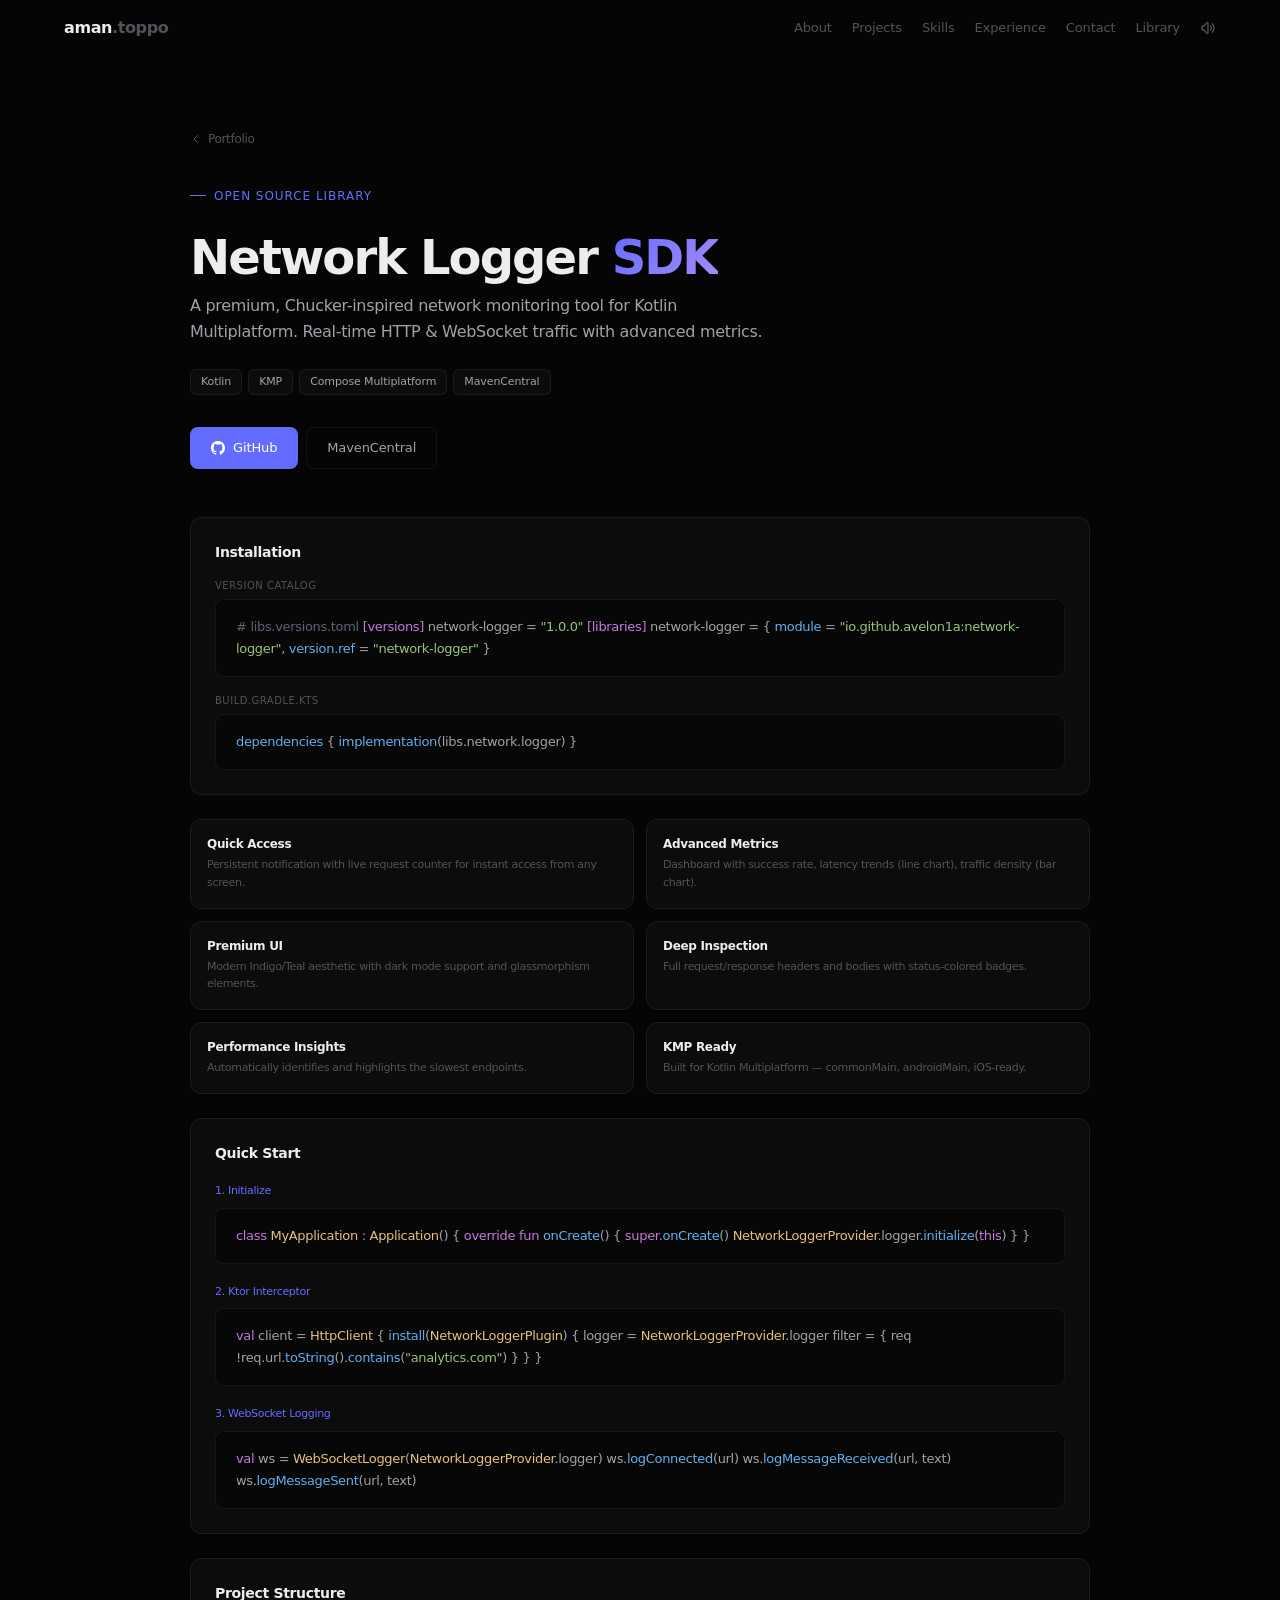
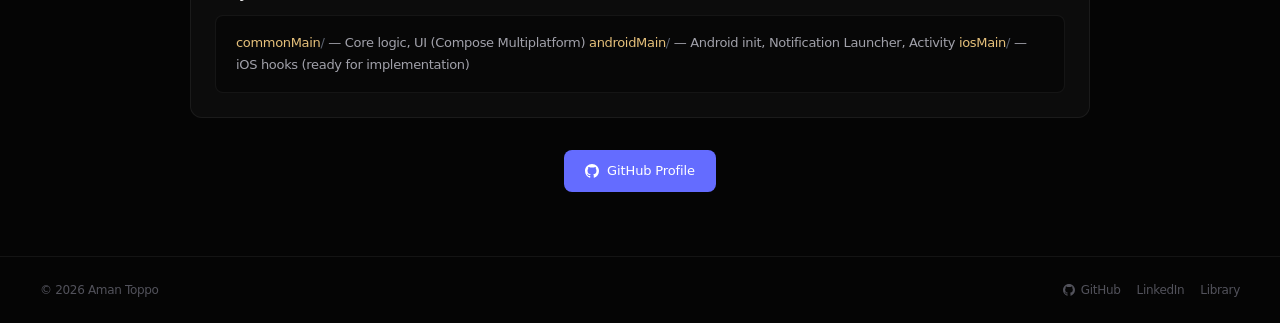
<file: open-source.html>
<!DOCTYPE html><!--e2X7_OHJ6NB8p8iRdf6MQ--><html lang="en"><head><meta charSet="utf-8"/><meta name="viewport" content="width=device-width, initial-scale=1"/><link rel="preload" href="/_next/static/media/797e433ab948586e-s.p.dbea232f.woff2" as="font" crossorigin="" type="font/woff2"/><link rel="preload" href="/_next/static/media/caa3a2e1cccd8315-s.p.853070df.woff2" as="font" crossorigin="" type="font/woff2"/><link rel="stylesheet" href="/_next/static/chunks/310562335b7cb342.css" data-precedence="next"/><link rel="preload" as="script" fetchPriority="low" href="/_next/static/chunks/33c6e7ef9aa43899.js"/><script src="/_next/static/chunks/806bdb8e4a6a9b95.js" async=""></script><script src="/_next/static/chunks/98e4389ba5c320ef.js" async=""></script><script src="/_next/static/chunks/ad4cf95c856c591c.js" async=""></script><script src="/_next/static/chunks/turbopack-7d1583f56be58ec4.js" async=""></script><script src="/_next/static/chunks/65f6d154a078ef0d.js" async=""></script><script src="/_next/static/chunks/ff1a16fafef87110.js" async=""></script><script src="/_next/static/chunks/d2be314c3ece3fbe.js" async=""></script><script src="/_next/static/chunks/9aa416653cf606a9.js" async=""></script><meta name="next-size-adjust" content=""/><title>Aman Toppo — Mobile Engineer</title><meta name="description" content="Portfolio of Aman Toppo, Mobile Engineer specializing in Android, Kotlin, KMP, and open source developer tools."/><meta name="keywords" content="Aman Toppo,Mobile Engineer,Android,Kotlin,Jetpack Compose,KMP,Network Logger"/><meta property="og:title" content="Aman Toppo — Mobile Engineer"/><meta property="og:description" content="Android &amp; KMP developer building scalable mobile apps and open source tools."/><meta property="og:type" content="website"/><meta name="twitter:card" content="summary"/><meta name="twitter:title" content="Aman Toppo — Mobile Engineer"/><meta name="twitter:description" content="Android &amp; KMP developer building scalable mobile apps and open source tools."/><link rel="icon" href="/favicon.ico?favicon.0b3bf435.ico" sizes="256x256" type="image/x-icon"/><script src="/_next/static/chunks/a6dad97d9634a72d.js" noModule=""></script></head><body class="geist_a71539c9-module__T19VSG__variable geist_mono_8d43a2aa-module__8Li5zG__variable antialiased"><div hidden=""><!--$--><!--/$--></div><nav class="fixed top-0 left-0 right-0 z-50 transition-all duration-300 bg-transparent"><div class="max-w-[1200px] mx-auto px-6 h-14 flex items-center justify-between"><a class="text-base font-semibold text-[var(--text-primary)] tracking-tight" href="/">aman<span class="text-[var(--text-tertiary)]">.toppo</span></a><div class="hidden md:flex items-center gap-5"><a href="#about" class="nav-link">About</a><a href="#projects" class="nav-link">Projects</a><a href="#skills" class="nav-link">Skills</a><a href="#experience" class="nav-link">Experience</a><a href="#contact" class="nav-link">Contact</a><a class="nav-link" href="/open-source">Library</a><button class="nav-link p-1" aria-label="Disable sound"><svg class="w-4 h-4" fill="none" stroke="currentColor" viewBox="0 0 24 24"><path stroke-linecap="round" stroke-linejoin="round" stroke-width="2" d="M15.536 8.464a5 5 0 010 7.072m2.828-9.9a9 9 0 010 12.728M5.586 15H4a1 1 0 01-1-1v-4a1 1 0 011-1h1.586l4.707-4.707C10.923 3.663 12 4.109 12 5v14c0 .891-1.077 1.337-1.707.707L5.586 15z"></path></svg></button></div><button class="md:hidden relative w-8 h-8 flex flex-col items-center justify-center gap-1.5" aria-label="Menu"><span class="block w-5 h-[1.5px] bg-[var(--text-secondary)] transition-all duration-200 "></span><span class="block w-5 h-[1.5px] bg-[var(--text-secondary)] transition-all duration-200 "></span><span class="block w-5 h-[1.5px] bg-[var(--text-secondary)] transition-all duration-200 "></span></button></div></nav><main class="min-h-screen pt-16"><section class="py-16 px-6"><div class="max-w-[900px] mx-auto"><a class="inline-flex items-center gap-1.5 text-xs text-[var(--text-tertiary)] hover:text-[var(--accent)] transition-colors mb-8" href="/"><svg class="w-3 h-3" fill="none" stroke="currentColor" viewBox="0 0 24 24"><path stroke-linecap="round" stroke-linejoin="round" stroke-width="2" d="M15 19l-7-7 7-7"></path></svg>Portfolio</a><div class="mb-4"><span class="section-label">Open Source Library</span></div><h1 class="text-4xl md:text-5xl font-bold tracking-[-0.04em] mb-3">Network Logger <span class="accent-text">SDK</span></h1><p class="text-[var(--text-secondary)] text-base mb-6 max-w-xl leading-relaxed">A premium, Chucker-inspired network monitoring tool for Kotlin Multiplatform. Real-time HTTP &amp; WebSocket traffic with advanced metrics.</p><div class="flex flex-wrap gap-1.5 mb-8"><span class="pill">Kotlin</span><span class="pill">KMP</span><span class="pill">Compose Multiplatform</span><span class="pill">MavenCentral</span></div><div class="flex flex-wrap gap-2 mb-12"><a href="https://github.com/avelon1A/network-logger" target="_blank" rel="noopener noreferrer" class="btn-primary"><svg class="w-3.5 h-3.5" fill="currentColor" viewBox="0 0 24 24"><path d="M12 0c-6.626 0-12 5.373-12 12 0 5.302 3.438 9.8 8.207 11.387.599.111.793-.261.793-.577v-2.234c-3.338.726-4.033-1.416-4.033-1.416-.546-1.387-1.333-1.756-1.333-1.756-1.089-.745.083-.729.083-.729 1.205.084 1.839 1.237 1.839 1.237 1.07 1.834 2.807 1.304 3.492.997.107-.775.418-1.305.762-1.604-2.665-.305-5.467-1.334-5.467-5.931 0-1.311.469-2.381 1.236-3.221-.124-.303-.535-1.524.117-3.176 0 0 1.008-.322 3.301 1.23.957-.266 1.983-.399 3.003-.404 1.02.005 2.047.138 3.006.404 2.291-1.552 3.297-1.23 3.297-1.23.653 1.653.242 2.874.118 3.176.77.84 1.235 1.911 1.235 3.221 0 4.609-2.807 5.624-5.479 5.921.43.372.823 1.102.823 2.222v3.293c0 .319.192.694.801.576 4.765-1.589 8.199-6.086 8.199-11.386 0-6.627-5.373-12-12-12z"></path></svg>GitHub</a><a href="https://central.sonatype.com/search?q=io.github.avelon1a" target="_blank" rel="noopener noreferrer" class="btn-secondary">MavenCentral</a></div><div class="glass p-6 mb-6"><h2 class="text-sm font-semibold text-[var(--text-primary)] mb-4">Installation</h2><div class="space-y-4"><div><p class="text-[0.625rem] text-[var(--text-tertiary)] uppercase tracking-wider mb-1.5 font-medium">Version Catalog</p><div class="code-block"><span class="cm"># libs.versions.toml</span>
<span class="kw">[versions]</span>
<!-- -->network-logger = <span class="str">&quot;1.0.0&quot;</span>
<span class="kw">[libraries]</span>
<!-- -->network-logger = { <span class="fn">module</span> = <span class="str">&quot;io.github.avelon1a:network-logger&quot;</span>, <span class="fn">version.ref</span> = <span class="str">&quot;network-logger&quot;</span> }</div></div><div><p class="text-[0.625rem] text-[var(--text-tertiary)] uppercase tracking-wider mb-1.5 font-medium">build.gradle.kts</p><div class="code-block"><span class="fn">dependencies</span> {<!-- -->
<!-- -->    <span class="fn">implementation</span>(libs.network.logger)<!-- -->
<!-- -->}</div></div></div></div><div class="bento bento-2 mb-6"><div class="glass p-4"><h3 class="text-xs font-semibold text-[var(--text-primary)] mb-1">Quick Access</h3><p class="text-[0.6875rem] text-[var(--text-tertiary)] leading-relaxed">Persistent notification with live request counter for instant access from any screen.</p></div><div class="glass p-4"><h3 class="text-xs font-semibold text-[var(--text-primary)] mb-1">Advanced Metrics</h3><p class="text-[0.6875rem] text-[var(--text-tertiary)] leading-relaxed">Dashboard with success rate, latency trends (line chart), traffic density (bar chart).</p></div><div class="glass p-4"><h3 class="text-xs font-semibold text-[var(--text-primary)] mb-1">Premium UI</h3><p class="text-[0.6875rem] text-[var(--text-tertiary)] leading-relaxed">Modern Indigo/Teal aesthetic with dark mode support and glassmorphism elements.</p></div><div class="glass p-4"><h3 class="text-xs font-semibold text-[var(--text-primary)] mb-1">Deep Inspection</h3><p class="text-[0.6875rem] text-[var(--text-tertiary)] leading-relaxed">Full request/response headers and bodies with status-colored badges.</p></div><div class="glass p-4"><h3 class="text-xs font-semibold text-[var(--text-primary)] mb-1">Performance Insights</h3><p class="text-[0.6875rem] text-[var(--text-tertiary)] leading-relaxed">Automatically identifies and highlights the slowest endpoints.</p></div><div class="glass p-4"><h3 class="text-xs font-semibold text-[var(--text-primary)] mb-1">KMP Ready</h3><p class="text-[0.6875rem] text-[var(--text-tertiary)] leading-relaxed">Built for Kotlin Multiplatform — commonMain, androidMain, iOS-ready.</p></div></div><div class="glass p-6 mb-6"><h2 class="text-sm font-semibold text-[var(--text-primary)] mb-5">Quick Start</h2><div class="space-y-5"><div><p class="text-[0.6875rem] text-[var(--accent)] font-medium mb-2">1. Initialize</p><div class="code-block"><span class="kw">class</span> <span class="type">MyApplication</span> : <span class="type">Application</span>() {<!-- -->
<!-- -->    <span class="kw">override fun</span> <span class="fn">onCreate</span>() {<!-- -->
<!-- -->        <span class="kw">super</span>.<span class="fn">onCreate</span>()<!-- -->
<!-- -->        <span class="type">NetworkLoggerProvider</span>.logger.<span class="fn">initialize</span>(<span class="kw">this</span>)<!-- -->
<!-- -->    <!-- -->}<!-- -->
<!-- -->}</div></div><div><p class="text-[0.6875rem] text-[var(--accent)] font-medium mb-2">2. Ktor Interceptor</p><div class="code-block"><span class="kw">val</span> client = <span class="type">HttpClient</span> {<!-- -->
<!-- -->    <span class="fn">install</span>(<span class="type">NetworkLoggerPlugin</span>) {<!-- -->
<!-- -->        <!-- -->logger = <span class="type">NetworkLoggerProvider</span>.logger<!-- -->
<!-- -->        <!-- -->filter = { req <!-- -->
<!-- -->            <!-- -->!req.url.<span class="fn">toString</span>().<span class="fn">contains</span>(<span class="str">&quot;analytics.com&quot;</span>)<!-- -->
<!-- -->        <!-- -->}<!-- -->
<!-- -->    <!-- -->}<!-- -->
<!-- -->}</div></div><div><p class="text-[0.6875rem] text-[var(--accent)] font-medium mb-2">3. WebSocket Logging</p><div class="code-block"><span class="kw">val</span> ws = <span class="type">WebSocketLogger</span>(<span class="type">NetworkLoggerProvider</span>.logger)<!-- -->
<!-- -->ws.<span class="fn">logConnected</span>(url)<!-- -->
<!-- -->ws.<span class="fn">logMessageReceived</span>(url, text)<!-- -->
<!-- -->ws.<span class="fn">logMessageSent</span>(url, text)</div></div></div></div><div class="glass p-6 mb-8"><h2 class="text-sm font-semibold text-[var(--text-primary)] mb-3">Project Structure</h2><div class="code-block text-xs leading-loose"><span class="type">commonMain</span><span class="cm">/</span> — Core logic, UI (Compose Multiplatform)<!-- -->
<span class="type">androidMain</span><span class="cm">/</span> — Android init, Notification Launcher, Activity<!-- -->
<span class="type">iosMain</span><span class="cm">/</span> — iOS hooks (ready for implementation)</div></div><div class="text-center"><a href="https://github.com/avelon1A" target="_blank" rel="noopener noreferrer" class="btn-primary"><svg class="w-3.5 h-3.5" fill="currentColor" viewBox="0 0 24 24"><path d="M12 0c-6.626 0-12 5.373-12 12 0 5.302 3.438 9.8 8.207 11.387.599.111.793-.261.793-.577v-2.234c-3.338.726-4.033-1.416-4.033-1.416-.546-1.387-1.333-1.756-1.333-1.756-1.089-.745.083-.729.083-.729 1.205.084 1.839 1.237 1.839 1.237 1.07 1.834 2.807 1.304 3.492.997.107-.775.418-1.305.762-1.604-2.665-.305-5.467-1.334-5.467-5.931 0-1.311.469-2.381 1.236-3.221-.124-.303-.535-1.524.117-3.176 0 0 1.008-.322 3.301 1.23.957-.266 1.983-.399 3.003-.404 1.02.005 2.047.138 3.006.404 2.291-1.552 3.297-1.23 3.297-1.23.653 1.653.242 2.874.118 3.176.77.84 1.235 1.911 1.235 3.221 0 4.609-2.807 5.624-5.479 5.921.43.372.823 1.102.823 2.222v3.293c0 .319.192.694.801.576 4.765-1.589 8.199-6.086 8.199-11.386 0-6.627-5.373-12-12-12z"></path></svg>GitHub Profile</a></div></div></section></main><footer class="border-t border-[var(--border)] py-6 px-6"><div class="max-w-[1200px] mx-auto flex flex-col sm:flex-row items-center justify-between gap-3"><span class="footer-link">© <!-- -->2026<!-- --> Aman Toppo</span><div class="flex items-center gap-4"><a href="https://github.com/avelon1A" target="_blank" rel="noopener noreferrer" class="footer-link flex items-center gap-1.5"><svg class="w-3 h-3" fill="currentColor" viewBox="0 0 24 24"><path d="M12 0c-6.626 0-12 5.373-12 12 0 5.302 3.438 9.8 8.207 11.387.599.111.793-.261.793-.577v-2.234c-3.338.726-4.033-1.416-4.033-1.416-.546-1.387-1.333-1.756-1.333-1.756-1.089-.745.083-.729.083-.729 1.205.084 1.839 1.237 1.839 1.237 1.07 1.834 2.807 1.304 3.492.997.107-.775.418-1.305.762-1.604-2.665-.305-5.467-1.334-5.467-5.931 0-1.311.469-2.381 1.236-3.221-.124-.303-.535-1.524.117-3.176 0 0 1.008-.322 3.301 1.23.957-.266 1.983-.399 3.003-.404 1.02.005 2.047.138 3.006.404 2.291-1.552 3.297-1.23 3.297-1.23.653 1.653.242 2.874.118 3.176.77.84 1.235 1.911 1.235 3.221 0 4.609-2.807 5.624-5.479 5.921.43.372.823 1.102.823 2.222v3.293c0 .319.192.694.801.576 4.765-1.589 8.199-6.086 8.199-11.386 0-6.627-5.373-12-12-12z"></path></svg>GitHub</a><a href="https://www.linkedin.com/in/aman-toppo-320917214/" target="_blank" rel="noopener noreferrer" class="footer-link">LinkedIn</a><a href="/open-source" class="footer-link">Library</a></div></div></footer><!--$--><!--/$--><script src="/_next/static/chunks/33c6e7ef9aa43899.js" id="_R_" async=""></script><script>(self.__next_f=self.__next_f||[]).push([0])</script><script>self.__next_f.push([1,"1:\"$Sreact.fragment\"\n2:I[99737,[\"/_next/static/chunks/65f6d154a078ef0d.js\"],\"default\"]\n3:I[39756,[\"/_next/static/chunks/ff1a16fafef87110.js\",\"/_next/static/chunks/d2be314c3ece3fbe.js\"],\"default\"]\n4:I[37457,[\"/_next/static/chunks/ff1a16fafef87110.js\",\"/_next/static/chunks/d2be314c3ece3fbe.js\"],\"default\"]\n5:I[45678,[\"/_next/static/chunks/65f6d154a078ef0d.js\",\"/_next/static/chunks/9aa416653cf606a9.js\"],\"default\"]\n6:I[22016,[\"/_next/static/chunks/65f6d154a078ef0d.js\",\"/_next/static/chunks/9aa416653cf606a9.js\"],\"\"]\n11:I[68027,[],\"default\"]\n:HL[\"/_next/static/chunks/310562335b7cb342.css\",\"style\"]\n:HL[\"/_next/static/media/797e433ab948586e-s.p.dbea232f.woff2\",\"font\",{\"crossOrigin\":\"\",\"type\":\"font/woff2\"}]\n:HL[\"/_next/static/media/caa3a2e1cccd8315-s.p.853070df.woff2\",\"font\",{\"crossOrigin\":\"\",\"type\":\"font/woff2\"}]\n"])</script><script>self.__next_f.push([1,"0:{\"P\":null,\"b\":\"e2X7_OHJ6NB8p8iRdf6MQ\",\"c\":[\"\",\"open-source\"],\"q\":\"\",\"i\":false,\"f\":[[[\"\",{\"children\":[\"open-source\",{\"children\":[\"__PAGE__\",{}]}]},\"$undefined\",\"$undefined\",true],[[\"$\",\"$1\",\"c\",{\"children\":[[[\"$\",\"link\",\"0\",{\"rel\":\"stylesheet\",\"href\":\"/_next/static/chunks/310562335b7cb342.css\",\"precedence\":\"next\",\"crossOrigin\":\"$undefined\",\"nonce\":\"$undefined\"}],[\"$\",\"script\",\"script-0\",{\"src\":\"/_next/static/chunks/65f6d154a078ef0d.js\",\"async\":true,\"nonce\":\"$undefined\"}]],[\"$\",\"html\",null,{\"lang\":\"en\",\"children\":[\"$\",\"body\",null,{\"className\":\"geist_a71539c9-module__T19VSG__variable geist_mono_8d43a2aa-module__8Li5zG__variable antialiased\",\"children\":[[\"$\",\"$L2\",null,{}],[\"$\",\"$L3\",null,{\"parallelRouterKey\":\"children\",\"error\":\"$undefined\",\"errorStyles\":\"$undefined\",\"errorScripts\":\"$undefined\",\"template\":[\"$\",\"$L4\",null,{}],\"templateStyles\":\"$undefined\",\"templateScripts\":\"$undefined\",\"notFound\":[[[\"$\",\"title\",null,{\"children\":\"404: This page could not be found.\"}],[\"$\",\"div\",null,{\"style\":{\"fontFamily\":\"system-ui,\\\"Segoe UI\\\",Roboto,Helvetica,Arial,sans-serif,\\\"Apple Color Emoji\\\",\\\"Segoe UI Emoji\\\"\",\"height\":\"100vh\",\"textAlign\":\"center\",\"display\":\"flex\",\"flexDirection\":\"column\",\"alignItems\":\"center\",\"justifyContent\":\"center\"},\"children\":[\"$\",\"div\",null,{\"children\":[[\"$\",\"style\",null,{\"dangerouslySetInnerHTML\":{\"__html\":\"body{color:#000;background:#fff;margin:0}.next-error-h1{border-right:1px solid rgba(0,0,0,.3)}@media (prefers-color-scheme:dark){body{color:#fff;background:#000}.next-error-h1{border-right:1px solid rgba(255,255,255,.3)}}\"}}],[\"$\",\"h1\",null,{\"className\":\"next-error-h1\",\"style\":{\"display\":\"inline-block\",\"margin\":\"0 20px 0 0\",\"padding\":\"0 23px 0 0\",\"fontSize\":24,\"fontWeight\":500,\"verticalAlign\":\"top\",\"lineHeight\":\"49px\"},\"children\":404}],[\"$\",\"div\",null,{\"style\":{\"display\":\"inline-block\"},\"children\":[\"$\",\"h2\",null,{\"style\":{\"fontSize\":14,\"fontWeight\":400,\"lineHeight\":\"49px\",\"margin\":0},\"children\":\"This page could not be found.\"}]}]]}]}]],[]],\"forbidden\":\"$undefined\",\"unauthorized\":\"$undefined\"}]]}]}]]}],{\"children\":[[\"$\",\"$1\",\"c\",{\"children\":[null,[\"$\",\"$L3\",null,{\"parallelRouterKey\":\"children\",\"error\":\"$undefined\",\"errorStyles\":\"$undefined\",\"errorScripts\":\"$undefined\",\"template\":[\"$\",\"$L4\",null,{}],\"templateStyles\":\"$undefined\",\"templateScripts\":\"$undefined\",\"notFound\":\"$undefined\",\"forbidden\":\"$undefined\",\"unauthorized\":\"$undefined\"}]]}],{\"children\":[[\"$\",\"$1\",\"c\",{\"children\":[[[\"$\",\"$L5\",null,{}],[\"$\",\"main\",null,{\"className\":\"min-h-screen pt-16\",\"children\":[\"$\",\"section\",null,{\"className\":\"py-16 px-6\",\"children\":[\"$\",\"div\",null,{\"className\":\"max-w-[900px] mx-auto\",\"children\":[[\"$\",\"$L6\",null,{\"href\":\"/\",\"className\":\"inline-flex items-center gap-1.5 text-xs text-[var(--text-tertiary)] hover:text-[var(--accent)] transition-colors mb-8\",\"children\":[[\"$\",\"svg\",null,{\"className\":\"w-3 h-3\",\"fill\":\"none\",\"stroke\":\"currentColor\",\"viewBox\":\"0 0 24 24\",\"children\":[\"$\",\"path\",null,{\"strokeLinecap\":\"round\",\"strokeLinejoin\":\"round\",\"strokeWidth\":2,\"d\":\"M15 19l-7-7 7-7\"}]}],\"Portfolio\"]}],[\"$\",\"div\",null,{\"className\":\"mb-4\",\"children\":[\"$\",\"span\",null,{\"className\":\"section-label\",\"children\":\"Open Source Library\"}]}],[\"$\",\"h1\",null,{\"className\":\"text-4xl md:text-5xl font-bold tracking-[-0.04em] mb-3\",\"children\":[\"Network Logger \",[\"$\",\"span\",null,{\"className\":\"accent-text\",\"children\":\"SDK\"}]]}],[\"$\",\"p\",null,{\"className\":\"text-[var(--text-secondary)] text-base mb-6 max-w-xl leading-relaxed\",\"children\":\"A premium, Chucker-inspired network monitoring tool for Kotlin Multiplatform. Real-time HTTP \u0026 WebSocket traffic with advanced metrics.\"}],[\"$\",\"div\",null,{\"className\":\"flex flex-wrap gap-1.5 mb-8\",\"children\":[[\"$\",\"span\",\"Kotlin\",{\"className\":\"pill\",\"children\":\"Kotlin\"}],[\"$\",\"span\",\"KMP\",{\"className\":\"pill\",\"children\":\"KMP\"}],[\"$\",\"span\",\"Compose Multiplatform\",{\"className\":\"pill\",\"children\":\"Compose Multiplatform\"}],[\"$\",\"span\",\"MavenCentral\",{\"className\":\"pill\",\"children\":\"MavenCentral\"}]]}],[\"$\",\"div\",null,{\"className\":\"flex flex-wrap gap-2 mb-12\",\"children\":[[\"$\",\"a\",null,{\"href\":\"https://github.com/avelon1A/network-logger\",\"target\":\"_blank\",\"rel\":\"noopener noreferrer\",\"className\":\"btn-primary\",\"children\":[[\"$\",\"svg\",null,{\"className\":\"w-3.5 h-3.5\",\"fill\":\"currentColor\",\"viewBox\":\"0 0 24 24\",\"children\":[\"$\",\"path\",null,{\"d\":\"M12 0c-6.626 0-12 5.373-12 12 0 5.302 3.438 9.8 8.207 11.387.599.111.793-.261.793-.577v-2.234c-3.338.726-4.033-1.416-4.033-1.416-.546-1.387-1.333-1.756-1.333-1.756-1.089-.745.083-.729.083-.729 1.205.084 1.839 1.237 1.839 1.237 1.07 1.834 2.807 1.304 3.492.997.107-.775.418-1.305.762-1.604-2.665-.305-5.467-1.334-5.467-5.931 0-1.311.469-2.381 1.236-3.221-.124-.303-.535-1.524.117-3.176 0 0 1.008-.322 3.301 1.23.957-.266 1.983-.399 3.003-.404 1.02.005 2.047.138 3.006.404 2.291-1.552 3.297-1.23 3.297-1.23.653 1.653.242 2.874.118 3.176.77.84 1.235 1.911 1.235 3.221 0 4.609-2.807 5.624-5.479 5.921.43.372.823 1.102.823 2.222v3.293c0 .319.192.694.801.576 4.765-1.589 8.199-6.086 8.199-11.386 0-6.627-5.373-12-12-12z\"}]}],\"GitHub\"]}],\"$L7\"]}],\"$L8\",\"$L9\",\"$La\",\"$Lb\",\"$Lc\"]}]}]}],\"$Ld\"],[\"$Le\"],\"$Lf\"]}],{},null,false,false]},null,false,false]},null,false,false],\"$L10\",false]],\"m\":\"$undefined\",\"G\":[\"$11\",[]],\"S\":true}\n"])</script><script>self.__next_f.push([1,"12:I[97367,[\"/_next/static/chunks/ff1a16fafef87110.js\",\"/_next/static/chunks/d2be314c3ece3fbe.js\"],\"OutletBoundary\"]\n13:\"$Sreact.suspense\"\n15:I[97367,[\"/_next/static/chunks/ff1a16fafef87110.js\",\"/_next/static/chunks/d2be314c3ece3fbe.js\"],\"ViewportBoundary\"]\n17:I[97367,[\"/_next/static/chunks/ff1a16fafef87110.js\",\"/_next/static/chunks/d2be314c3ece3fbe.js\"],\"MetadataBoundary\"]\n7:[\"$\",\"a\",null,{\"href\":\"https://central.sonatype.com/search?q=io.github.avelon1a\",\"target\":\"_blank\",\"rel\":\"noopener noreferrer\",\"className\":\"btn-secondary\",\"children\":\"MavenCentral\"}]\n"])</script><script>self.__next_f.push([1,"8:[\"$\",\"div\",null,{\"className\":\"glass p-6 mb-6\",\"children\":[[\"$\",\"h2\",null,{\"className\":\"text-sm font-semibold text-[var(--text-primary)] mb-4\",\"children\":\"Installation\"}],[\"$\",\"div\",null,{\"className\":\"space-y-4\",\"children\":[[\"$\",\"div\",null,{\"children\":[[\"$\",\"p\",null,{\"className\":\"text-[0.625rem] text-[var(--text-tertiary)] uppercase tracking-wider mb-1.5 font-medium\",\"children\":\"Version Catalog\"}],[\"$\",\"div\",null,{\"className\":\"code-block\",\"children\":[[\"$\",\"span\",null,{\"className\":\"cm\",\"children\":\"# libs.versions.toml\"}],\"\\n\",[\"$\",\"span\",null,{\"className\":\"kw\",\"children\":\"[versions]\"}],\"\\n\",\"network-logger = \",[\"$\",\"span\",null,{\"className\":\"str\",\"children\":\"\\\"1.0.0\\\"\"}],\"\\n\",[\"$\",\"span\",null,{\"className\":\"kw\",\"children\":\"[libraries]\"}],\"\\n\",\"network-logger = { \",[\"$\",\"span\",null,{\"className\":\"fn\",\"children\":\"module\"}],\" = \",[\"$\",\"span\",null,{\"className\":\"str\",\"children\":\"\\\"io.github.avelon1a:network-logger\\\"\"}],\", \",[\"$\",\"span\",null,{\"className\":\"fn\",\"children\":\"version.ref\"}],\" = \",[\"$\",\"span\",null,{\"className\":\"str\",\"children\":\"\\\"network-logger\\\"\"}],\" }\"]}]]}],[\"$\",\"div\",null,{\"children\":[[\"$\",\"p\",null,{\"className\":\"text-[0.625rem] text-[var(--text-tertiary)] uppercase tracking-wider mb-1.5 font-medium\",\"children\":\"build.gradle.kts\"}],[\"$\",\"div\",null,{\"className\":\"code-block\",\"children\":[[\"$\",\"span\",null,{\"className\":\"fn\",\"children\":\"dependencies\"}],\" {\",\"\\n\",\"    \",[\"$\",\"span\",null,{\"className\":\"fn\",\"children\":\"implementation\"}],\"(libs.network.logger)\",\"\\n\",\"}\"]}]]}]]}]]}]\n"])</script><script>self.__next_f.push([1,"9:[\"$\",\"div\",null,{\"className\":\"bento bento-2 mb-6\",\"children\":[[\"$\",\"div\",\"Quick Access\",{\"className\":\"glass p-4\",\"children\":[[\"$\",\"h3\",null,{\"className\":\"text-xs font-semibold text-[var(--text-primary)] mb-1\",\"children\":\"Quick Access\"}],[\"$\",\"p\",null,{\"className\":\"text-[0.6875rem] text-[var(--text-tertiary)] leading-relaxed\",\"children\":\"Persistent notification with live request counter for instant access from any screen.\"}]]}],[\"$\",\"div\",\"Advanced Metrics\",{\"className\":\"glass p-4\",\"children\":[[\"$\",\"h3\",null,{\"className\":\"text-xs font-semibold text-[var(--text-primary)] mb-1\",\"children\":\"Advanced Metrics\"}],[\"$\",\"p\",null,{\"className\":\"text-[0.6875rem] text-[var(--text-tertiary)] leading-relaxed\",\"children\":\"Dashboard with success rate, latency trends (line chart), traffic density (bar chart).\"}]]}],[\"$\",\"div\",\"Premium UI\",{\"className\":\"glass p-4\",\"children\":[[\"$\",\"h3\",null,{\"className\":\"text-xs font-semibold text-[var(--text-primary)] mb-1\",\"children\":\"Premium UI\"}],[\"$\",\"p\",null,{\"className\":\"text-[0.6875rem] text-[var(--text-tertiary)] leading-relaxed\",\"children\":\"Modern Indigo/Teal aesthetic with dark mode support and glassmorphism elements.\"}]]}],[\"$\",\"div\",\"Deep Inspection\",{\"className\":\"glass p-4\",\"children\":[[\"$\",\"h3\",null,{\"className\":\"text-xs font-semibold text-[var(--text-primary)] mb-1\",\"children\":\"Deep Inspection\"}],[\"$\",\"p\",null,{\"className\":\"text-[0.6875rem] text-[var(--text-tertiary)] leading-relaxed\",\"children\":\"Full request/response headers and bodies with status-colored badges.\"}]]}],[\"$\",\"div\",\"Performance Insights\",{\"className\":\"glass p-4\",\"children\":[[\"$\",\"h3\",null,{\"className\":\"text-xs font-semibold text-[var(--text-primary)] mb-1\",\"children\":\"Performance Insights\"}],[\"$\",\"p\",null,{\"className\":\"text-[0.6875rem] text-[var(--text-tertiary)] leading-relaxed\",\"children\":\"Automatically identifies and highlights the slowest endpoints.\"}]]}],[\"$\",\"div\",\"KMP Ready\",{\"className\":\"glass p-4\",\"children\":[[\"$\",\"h3\",null,{\"className\":\"text-xs font-semibold text-[var(--text-primary)] mb-1\",\"children\":\"KMP Ready\"}],[\"$\",\"p\",null,{\"className\":\"text-[0.6875rem] text-[var(--text-tertiary)] leading-relaxed\",\"children\":\"Built for Kotlin Multiplatform — commonMain, androidMain, iOS-ready.\"}]]}]]}]\n"])</script><script>self.__next_f.push([1,"a:[\"$\",\"div\",null,{\"className\":\"glass p-6 mb-6\",\"children\":[[\"$\",\"h2\",null,{\"className\":\"text-sm font-semibold text-[var(--text-primary)] mb-5\",\"children\":\"Quick Start\"}],[\"$\",\"div\",null,{\"className\":\"space-y-5\",\"children\":[[\"$\",\"div\",null,{\"children\":[[\"$\",\"p\",null,{\"className\":\"text-[0.6875rem] text-[var(--accent)] font-medium mb-2\",\"children\":\"1. Initialize\"}],[\"$\",\"div\",null,{\"className\":\"code-block\",\"children\":[[\"$\",\"span\",null,{\"className\":\"kw\",\"children\":\"class\"}],\" \",[\"$\",\"span\",null,{\"className\":\"type\",\"children\":\"MyApplication\"}],\" : \",[\"$\",\"span\",null,{\"className\":\"type\",\"children\":\"Application\"}],\"() {\",\"\\n\",\"    \",[\"$\",\"span\",null,{\"className\":\"kw\",\"children\":\"override fun\"}],\" \",[\"$\",\"span\",null,{\"className\":\"fn\",\"children\":\"onCreate\"}],\"() {\",\"\\n\",\"        \",[\"$\",\"span\",null,{\"className\":\"kw\",\"children\":\"super\"}],\".\",[\"$\",\"span\",null,{\"className\":\"fn\",\"children\":\"onCreate\"}],\"()\",\"\\n\",\"        \",[\"$\",\"span\",null,{\"className\":\"type\",\"children\":\"NetworkLoggerProvider\"}],\".logger.\",[\"$\",\"span\",null,{\"className\":\"fn\",\"children\":\"initialize\"}],\"(\",[\"$\",\"span\",null,{\"className\":\"kw\",\"children\":\"this\"}],\")\",\"\\n\",\"    \",\"}\",\"\\n\",\"}\"]}]]}],[\"$\",\"div\",null,{\"children\":[[\"$\",\"p\",null,{\"className\":\"text-[0.6875rem] text-[var(--accent)] font-medium mb-2\",\"children\":\"2. Ktor Interceptor\"}],[\"$\",\"div\",null,{\"className\":\"code-block\",\"children\":[[\"$\",\"span\",null,{\"className\":\"kw\",\"children\":\"val\"}],\" client = \",[\"$\",\"span\",null,{\"className\":\"type\",\"children\":\"HttpClient\"}],\" {\",\"\\n\",\"    \",[\"$\",\"span\",null,{\"className\":\"fn\",\"children\":\"install\"}],\"(\",[\"$\",\"span\",null,{\"className\":\"type\",\"children\":\"NetworkLoggerPlugin\"}],\") {\",\"\\n\",\"        \",\"logger = \",[\"$\",\"span\",null,{\"className\":\"type\",\"children\":\"NetworkLoggerProvider\"}],\".logger\",\"\\n\",\"        \",\"filter = { req \",\"\\n\",\"            \",\"!req.url.\",[\"$\",\"span\",null,{\"className\":\"fn\",\"children\":\"toString\"}],\"().\",[\"$\",\"span\",null,{\"className\":\"fn\",\"children\":\"contains\"}],\"(\",[\"$\",\"span\",null,{\"className\":\"str\",\"children\":\"\\\"analytics.com\\\"\"}],\")\",\"\\n\",\"        \",\"}\",\"\\n\",\"    \",\"}\",\"\\n\",\"}\"]}]]}],[\"$\",\"div\",null,{\"children\":[[\"$\",\"p\",null,{\"className\":\"text-[0.6875rem] text-[var(--accent)] font-medium mb-2\",\"children\":\"3. WebSocket Logging\"}],[\"$\",\"div\",null,{\"className\":\"code-block\",\"children\":[[\"$\",\"span\",null,{\"className\":\"kw\",\"children\":\"val\"}],\" ws = \",[\"$\",\"span\",null,{\"className\":\"type\",\"children\":\"WebSocketLogger\"}],\"(\",[\"$\",\"span\",null,{\"className\":\"type\",\"children\":\"NetworkLoggerProvider\"}],\".logger)\",\"\\n\",\"ws.\",[\"$\",\"span\",null,{\"className\":\"fn\",\"children\":\"logConnected\"}],\"(url)\",\"\\n\",\"ws.\",[\"$\",\"span\",null,{\"className\":\"fn\",\"children\":\"logMessageReceived\"}],\"(url, text)\",\"\\n\",\"ws.\",[\"$\",\"span\",null,{\"className\":\"fn\",\"children\":\"logMessageSent\"}],\"(url, text)\"]}]]}]]}]]}]\n"])</script><script>self.__next_f.push([1,"b:[\"$\",\"div\",null,{\"className\":\"glass p-6 mb-8\",\"children\":[[\"$\",\"h2\",null,{\"className\":\"text-sm font-semibold text-[var(--text-primary)] mb-3\",\"children\":\"Project Structure\"}],[\"$\",\"div\",null,{\"className\":\"code-block text-xs leading-loose\",\"children\":[[\"$\",\"span\",null,{\"className\":\"type\",\"children\":\"commonMain\"}],[\"$\",\"span\",null,{\"className\":\"cm\",\"children\":\"/\"}],\" — Core logic, UI (Compose Multiplatform)\",\"\\n\",[\"$\",\"span\",null,{\"className\":\"type\",\"children\":\"androidMain\"}],[\"$\",\"span\",null,{\"className\":\"cm\",\"children\":\"/\"}],\" — Android init, Notification Launcher, Activity\",\"\\n\",[\"$\",\"span\",null,{\"className\":\"type\",\"children\":\"iosMain\"}],[\"$\",\"span\",null,{\"className\":\"cm\",\"children\":\"/\"}],\" — iOS hooks (ready for implementation)\"]}]]}]\nc:[\"$\",\"div\",null,{\"className\":\"text-center\",\"children\":[\"$\",\"a\",null,{\"href\":\"https://github.com/avelon1A\",\"target\":\"_blank\",\"rel\":\"noopener noreferrer\",\"className\":\"btn-primary\",\"children\":[[\"$\",\"svg\",null,{\"className\":\"w-3.5 h-3.5\",\"fill\":\"currentColor\",\"viewBox\":\"0 0 24 24\",\"children\":[\"$\",\"path\",null,{\"d\":\"M12 0c-6.626 0-12 5.373-12 12 0 5.302 3.438 9.8 8.207 11.387.599.111.793-.261.793-.577v-2.234c-3.338.726-4.033-1.416-4.033-1.416-.546-1.387-1.333-1.756-1.333-1.756-1.089-.745.083-.729.083-.729 1.205.084 1.839 1.237 1.839 1.237 1.07 1.834 2.807 1.304 3.492.997.107-.775.418-1.305.762-1.604-2.665-.305-5.467-1.334-5.467-5.931 0-1.311.469-2.381 1.236-3.221-.124-.303-.535-1.524.117-3.176 0 0 1.008-.322 3.301 1.23.957-.266 1.983-.399 3.003-.404 1.02.005 2.047.138 3.006.404 2.291-1.552 3.297-1.23 3.297-1.23.653 1.653.242 2.874.118 3.176.77.84 1.235 1.911 1.235 3.221 0 4.609-2.807 5.624-5.479 5.921.43.372.823 1.102.823 2.222v3.293c0 .319.192.694.801.576 4.765-1.589 8.199-6.086 8.199-11.386 0-6.627-5.373-12-12-12z\"}]}],\"GitHub Profile\"]}]}]\n"])</script><script>self.__next_f.push([1,"d:[\"$\",\"footer\",null,{\"className\":\"border-t border-[var(--border)] py-6 px-6\",\"children\":[\"$\",\"div\",null,{\"className\":\"max-w-[1200px] mx-auto flex flex-col sm:flex-row items-center justify-between gap-3\",\"children\":[[\"$\",\"span\",null,{\"className\":\"footer-link\",\"children\":[\"© \",2026,\" Aman Toppo\"]}],[\"$\",\"div\",null,{\"className\":\"flex items-center gap-4\",\"children\":[[\"$\",\"a\",null,{\"href\":\"https://github.com/avelon1A\",\"target\":\"_blank\",\"rel\":\"noopener noreferrer\",\"className\":\"footer-link flex items-center gap-1.5\",\"children\":[[\"$\",\"svg\",null,{\"className\":\"w-3 h-3\",\"fill\":\"currentColor\",\"viewBox\":\"0 0 24 24\",\"children\":[\"$\",\"path\",null,{\"d\":\"M12 0c-6.626 0-12 5.373-12 12 0 5.302 3.438 9.8 8.207 11.387.599.111.793-.261.793-.577v-2.234c-3.338.726-4.033-1.416-4.033-1.416-.546-1.387-1.333-1.756-1.333-1.756-1.089-.745.083-.729.083-.729 1.205.084 1.839 1.237 1.839 1.237 1.07 1.834 2.807 1.304 3.492.997.107-.775.418-1.305.762-1.604-2.665-.305-5.467-1.334-5.467-5.931 0-1.311.469-2.381 1.236-3.221-.124-.303-.535-1.524.117-3.176 0 0 1.008-.322 3.301 1.23.957-.266 1.983-.399 3.003-.404 1.02.005 2.047.138 3.006.404 2.291-1.552 3.297-1.23 3.297-1.23.653 1.653.242 2.874.118 3.176.77.84 1.235 1.911 1.235 3.221 0 4.609-2.807 5.624-5.479 5.921.43.372.823 1.102.823 2.222v3.293c0 .319.192.694.801.576 4.765-1.589 8.199-6.086 8.199-11.386 0-6.627-5.373-12-12-12z\"}]}],\"GitHub\"]}],[\"$\",\"a\",null,{\"href\":\"https://www.linkedin.com/in/aman-toppo-320917214/\",\"target\":\"_blank\",\"rel\":\"noopener noreferrer\",\"className\":\"footer-link\",\"children\":\"LinkedIn\"}],[\"$\",\"a\",null,{\"href\":\"/open-source\",\"className\":\"footer-link\",\"children\":\"Library\"}]]}]]}]}]\n"])</script><script>self.__next_f.push([1,"e:[\"$\",\"script\",\"script-0\",{\"src\":\"/_next/static/chunks/9aa416653cf606a9.js\",\"async\":true,\"nonce\":\"$undefined\"}]\nf:[\"$\",\"$L12\",null,{\"children\":[\"$\",\"$13\",null,{\"name\":\"Next.MetadataOutlet\",\"children\":\"$@14\"}]}]\n10:[\"$\",\"$1\",\"h\",{\"children\":[null,[\"$\",\"$L15\",null,{\"children\":\"$L16\"}],[\"$\",\"div\",null,{\"hidden\":true,\"children\":[\"$\",\"$L17\",null,{\"children\":[\"$\",\"$13\",null,{\"name\":\"Next.Metadata\",\"children\":\"$L18\"}]}]}],[\"$\",\"meta\",null,{\"name\":\"next-size-adjust\",\"content\":\"\"}]]}]\n"])</script><script>self.__next_f.push([1,"16:[[\"$\",\"meta\",\"0\",{\"charSet\":\"utf-8\"}],[\"$\",\"meta\",\"1\",{\"name\":\"viewport\",\"content\":\"width=device-width, initial-scale=1\"}]]\n"])</script><script>self.__next_f.push([1,"19:I[27201,[\"/_next/static/chunks/ff1a16fafef87110.js\",\"/_next/static/chunks/d2be314c3ece3fbe.js\"],\"IconMark\"]\n14:null\n18:[[\"$\",\"title\",\"0\",{\"children\":\"Aman Toppo — Mobile Engineer\"}],[\"$\",\"meta\",\"1\",{\"name\":\"description\",\"content\":\"Portfolio of Aman Toppo, Mobile Engineer specializing in Android, Kotlin, KMP, and open source developer tools.\"}],[\"$\",\"meta\",\"2\",{\"name\":\"keywords\",\"content\":\"Aman Toppo,Mobile Engineer,Android,Kotlin,Jetpack Compose,KMP,Network Logger\"}],[\"$\",\"meta\",\"3\",{\"property\":\"og:title\",\"content\":\"Aman Toppo — Mobile Engineer\"}],[\"$\",\"meta\",\"4\",{\"property\":\"og:description\",\"content\":\"Android \u0026 KMP developer building scalable mobile apps and open source tools.\"}],[\"$\",\"meta\",\"5\",{\"property\":\"og:type\",\"content\":\"website\"}],[\"$\",\"meta\",\"6\",{\"name\":\"twitter:card\",\"content\":\"summary\"}],[\"$\",\"meta\",\"7\",{\"name\":\"twitter:title\",\"content\":\"Aman Toppo — Mobile Engineer\"}],[\"$\",\"meta\",\"8\",{\"name\":\"twitter:description\",\"content\":\"Android \u0026 KMP developer building scalable mobile apps and open source tools.\"}],[\"$\",\"link\",\"9\",{\"rel\":\"icon\",\"href\":\"/favicon.ico?favicon.0b3bf435.ico\",\"sizes\":\"256x256\",\"type\":\"image/x-icon\"}],[\"$\",\"$L19\",\"10\",{}]]\n"])</script></body></html>
</file>
<file: _next/static/chunks/310562335b7cb342.css>
@font-face{font-family:Geist;font-style:normal;font-weight:100 900;font-display:swap;src:url(../media/8a480f0b521d4e75-s.8e0177b5.woff2)format("woff2");unicode-range:U+301,U+400-45F,U+490-491,U+4B0-4B1,U+2116}@font-face{font-family:Geist;font-style:normal;font-weight:100 900;font-display:swap;src:url(../media/7178b3e590c64307-s.b97b3418.woff2)format("woff2");unicode-range:U+100-2BA,U+2BD-2C5,U+2C7-2CC,U+2CE-2D7,U+2DD-2FF,U+304,U+308,U+329,U+1D00-1DBF,U+1E00-1E9F,U+1EF2-1EFF,U+2020,U+20A0-20AB,U+20AD-20C0,U+2113,U+2C60-2C7F,U+A720-A7FF}@font-face{font-family:Geist;font-style:normal;font-weight:100 900;font-display:swap;src:url(../media/caa3a2e1cccd8315-s.p.853070df.woff2)format("woff2");unicode-range:U+??,U+131,U+152-153,U+2BB-2BC,U+2C6,U+2DA,U+2DC,U+304,U+308,U+329,U+2000-206F,U+20AC,U+2122,U+2191,U+2193,U+2212,U+2215,U+FEFF,U+FFFD}@font-face{font-family:Geist Fallback;src:local(Arial);ascent-override:95.94%;descent-override:28.16%;line-gap-override:0.0%;size-adjust:104.76%}.geist_a71539c9-module__T19VSG__className{font-family:Geist,Geist Fallback;font-style:normal}.geist_a71539c9-module__T19VSG__variable{--font-geist-sans:"Geist","Geist Fallback"}
@font-face{font-family:Geist Mono;font-style:normal;font-weight:100 900;font-display:swap;src:url(../media/4fa387ec64143e14-s.c1fdd6c2.woff2)format("woff2");unicode-range:U+301,U+400-45F,U+490-491,U+4B0-4B1,U+2116}@font-face{font-family:Geist Mono;font-style:normal;font-weight:100 900;font-display:swap;src:url(../media/bbc41e54d2fcbd21-s.799d8ef8.woff2)format("woff2");unicode-range:U+100-2BA,U+2BD-2C5,U+2C7-2CC,U+2CE-2D7,U+2DD-2FF,U+304,U+308,U+329,U+1D00-1DBF,U+1E00-1E9F,U+1EF2-1EFF,U+2020,U+20A0-20AB,U+20AD-20C0,U+2113,U+2C60-2C7F,U+A720-A7FF}@font-face{font-family:Geist Mono;font-style:normal;font-weight:100 900;font-display:swap;src:url(../media/797e433ab948586e-s.p.dbea232f.woff2)format("woff2");unicode-range:U+??,U+131,U+152-153,U+2BB-2BC,U+2C6,U+2DA,U+2DC,U+304,U+308,U+329,U+2000-206F,U+20AC,U+2122,U+2191,U+2193,U+2212,U+2215,U+FEFF,U+FFFD}@font-face{font-family:Geist Mono Fallback;src:local(Arial);ascent-override:74.67%;descent-override:21.92%;line-gap-override:0.0%;size-adjust:134.59%}.geist_mono_8d43a2aa-module__8Li5zG__className{font-family:Geist Mono,Geist Mono Fallback;font-style:normal}.geist_mono_8d43a2aa-module__8Li5zG__variable{--font-geist-mono:"Geist Mono","Geist Mono Fallback"}
@layer properties{@supports (((-webkit-hyphens:none)) and (not (margin-trim:inline))) or ((-moz-orient:inline) and (not (color:rgb(from red r g b)))){*,:before,:after,::backdrop{--tw-translate-x:0;--tw-translate-y:0;--tw-translate-z:0;--tw-rotate-x:initial;--tw-rotate-y:initial;--tw-rotate-z:initial;--tw-skew-x:initial;--tw-skew-y:initial;--tw-space-y-reverse:0;--tw-border-style:solid;--tw-leading:initial;--tw-font-weight:initial;--tw-tracking:initial;--tw-blur:initial;--tw-brightness:initial;--tw-contrast:initial;--tw-grayscale:initial;--tw-hue-rotate:initial;--tw-invert:initial;--tw-opacity:initial;--tw-saturate:initial;--tw-sepia:initial;--tw-drop-shadow:initial;--tw-drop-shadow-color:initial;--tw-drop-shadow-alpha:100%;--tw-drop-shadow-size:initial;--tw-duration:initial;--tw-scale-x:1;--tw-scale-y:1;--tw-scale-z:1}}}@layer theme{:root,:host{--font-sans:var(--font-geist-sans),system-ui,-apple-system,sans-serif;--font-mono:var(--font-geist-mono),ui-monospace,monospace;--color-amber-400:#fcbb00;--color-emerald-400:#00d294;--color-emerald-500:#00bb7f;--spacing:.25rem;--container-sm:24rem;--container-xl:36rem;--container-7xl:80rem;--text-xs:.75rem;--text-xs--line-height:calc(1/.75);--text-sm:.875rem;--text-sm--line-height:calc(1.25/.875);--text-base:1rem;--text-base--line-height:calc(1.5/1);--text-lg:1.125rem;--text-lg--line-height:calc(1.75/1.125);--text-xl:1.25rem;--text-xl--line-height:calc(1.75/1.25);--text-3xl:1.875rem;--text-3xl--line-height:calc(2.25/1.875);--text-4xl:2.25rem;--text-4xl--line-height:calc(2.5/2.25);--text-5xl:3rem;--text-5xl--line-height:1;--font-weight-normal:400;--font-weight-medium:500;--font-weight-semibold:600;--font-weight-bold:700;--tracking-tight:-.025em;--tracking-wide:.025em;--tracking-wider:.05em;--leading-relaxed:1.625;--leading-loose:2;--animate-ping:ping 1s cubic-bezier(0,0,.2,1)infinite;--default-transition-duration:.15s;--default-transition-timing-function:cubic-bezier(.4,0,.2,1);--default-font-family:var(--font-sans);--default-mono-font-family:var(--font-mono)}@supports (color:lab(0% 0 0)){:root,:host{--color-amber-400:lab(80.1641% 16.6016 99.2089);--color-emerald-400:lab(75.0771% -60.7313 19.4147);--color-emerald-500:lab(66.9756% -58.27 19.5419)}}}@layer base{*,:after,:before,::backdrop{box-sizing:border-box;border:0 solid;margin:0;padding:0}::file-selector-button{box-sizing:border-box;border:0 solid;margin:0;padding:0}html,:host{-webkit-text-size-adjust:100%;tab-size:4;line-height:1.5;font-family:var(--default-font-family,ui-sans-serif,system-ui,sans-serif,"Apple Color Emoji","Segoe UI Emoji","Segoe UI Symbol","Noto Color Emoji");font-feature-settings:var(--default-font-feature-settings,normal);font-variation-settings:var(--default-font-variation-settings,normal);-webkit-tap-highlight-color:transparent}hr{height:0;color:inherit;border-top-width:1px}abbr:where([title]){-webkit-text-decoration:underline dotted;text-decoration:underline dotted}h1,h2,h3,h4,h5,h6{font-size:inherit;font-weight:inherit}a{color:inherit;-webkit-text-decoration:inherit;-webkit-text-decoration:inherit;-webkit-text-decoration:inherit;-webkit-text-decoration:inherit;text-decoration:inherit}b,strong{font-weight:bolder}code,kbd,samp,pre{font-family:var(--default-mono-font-family,ui-monospace,SFMono-Regular,Menlo,Monaco,Consolas,"Liberation Mono","Courier New",monospace);font-feature-settings:var(--default-mono-font-feature-settings,normal);font-variation-settings:var(--default-mono-font-variation-settings,normal);font-size:1em}small{font-size:80%}sub,sup{vertical-align:baseline;font-size:75%;line-height:0;position:relative}sub{bottom:-.25em}sup{top:-.5em}table{text-indent:0;border-color:inherit;border-collapse:collapse}:-moz-focusring{outline:auto}progress{vertical-align:baseline}summary{display:list-item}ol,ul,menu{list-style:none}img,svg,video,canvas,audio,iframe,embed,object{vertical-align:middle;display:block}img,video{max-width:100%;height:auto}button,input,select,optgroup,textarea{font:inherit;font-feature-settings:inherit;font-variation-settings:inherit;letter-spacing:inherit;color:inherit;opacity:1;background-color:#0000;border-radius:0}::file-selector-button{font:inherit;font-feature-settings:inherit;font-variation-settings:inherit;letter-spacing:inherit;color:inherit;opacity:1;background-color:#0000;border-radius:0}:where(select:is([multiple],[size])) optgroup{font-weight:bolder}:where(select:is([multiple],[size])) optgroup option{padding-inline-start:20px}::file-selector-button{margin-inline-end:4px}::placeholder{opacity:1}@supports (not ((-webkit-appearance:-apple-pay-button))) or (contain-intrinsic-size:1px){::placeholder{color:currentColor}@supports (color:color-mix(in lab, red, red)){::placeholder{color:color-mix(in oklab,currentcolor 50%,transparent)}}}textarea{resize:vertical}::-webkit-search-decoration{-webkit-appearance:none}::-webkit-date-and-time-value{min-height:1lh;text-align:inherit}::-webkit-datetime-edit{display:inline-flex}::-webkit-datetime-edit-fields-wrapper{padding:0}::-webkit-datetime-edit{padding-block:0}::-webkit-datetime-edit-year-field{padding-block:0}::-webkit-datetime-edit-month-field{padding-block:0}::-webkit-datetime-edit-day-field{padding-block:0}::-webkit-datetime-edit-hour-field{padding-block:0}::-webkit-datetime-edit-minute-field{padding-block:0}::-webkit-datetime-edit-second-field{padding-block:0}::-webkit-datetime-edit-millisecond-field{padding-block:0}::-webkit-datetime-edit-meridiem-field{padding-block:0}::-webkit-calendar-picker-indicator{line-height:1}:-moz-ui-invalid{box-shadow:none}button,input:where([type=button],[type=reset],[type=submit]){appearance:button}::file-selector-button{appearance:button}::-webkit-inner-spin-button{height:auto}::-webkit-outer-spin-button{height:auto}[hidden]:where(:not([hidden=until-found])){display:none!important}}@layer components;@layer utilities{.absolute{position:absolute}.fixed{position:fixed}.relative{position:relative}.static{position:static}.top-0{top:calc(var(--spacing)*0)}.top-3{top:calc(var(--spacing)*3)}.top-\[14px\]{top:14px}.right-0{right:calc(var(--spacing)*0)}.bottom-3{bottom:calc(var(--spacing)*3)}.left-0{left:calc(var(--spacing)*0)}.left-\[12px\]{left:12px}.left-\[15px\]{left:15px}.z-10{z-index:10}.z-50{z-index:50}.mx-auto{margin-inline:auto}.mt-0\.5{margin-top:calc(var(--spacing)*.5)}.mt-1{margin-top:calc(var(--spacing)*1)}.mt-2{margin-top:calc(var(--spacing)*2)}.mt-4{margin-top:calc(var(--spacing)*4)}.mt-6{margin-top:calc(var(--spacing)*6)}.mt-10{margin-top:calc(var(--spacing)*10)}.mb-1{margin-bottom:calc(var(--spacing)*1)}.mb-1\.5{margin-bottom:calc(var(--spacing)*1.5)}.mb-2{margin-bottom:calc(var(--spacing)*2)}.mb-2\.5{margin-bottom:calc(var(--spacing)*2.5)}.mb-3{margin-bottom:calc(var(--spacing)*3)}.mb-4{margin-bottom:calc(var(--spacing)*4)}.mb-5{margin-bottom:calc(var(--spacing)*5)}.mb-6{margin-bottom:calc(var(--spacing)*6)}.mb-8{margin-bottom:calc(var(--spacing)*8)}.mb-10{margin-bottom:calc(var(--spacing)*10)}.mb-12{margin-bottom:calc(var(--spacing)*12)}.ml-1{margin-left:calc(var(--spacing)*1)}.line-clamp-2{-webkit-line-clamp:2;-webkit-box-orient:vertical;display:-webkit-box;overflow:hidden}.block{display:block}.contents{display:contents}.flex{display:flex}.grid{display:grid}.hidden{display:none}.inline-flex{display:inline-flex}.h-1{height:calc(var(--spacing)*1)}.h-2{height:calc(var(--spacing)*2)}.h-2\.5{height:calc(var(--spacing)*2.5)}.h-3{height:calc(var(--spacing)*3)}.h-3\.5{height:calc(var(--spacing)*3.5)}.h-4{height:calc(var(--spacing)*4)}.h-8{height:calc(var(--spacing)*8)}.h-14{height:calc(var(--spacing)*14)}.h-\[1\.5px\]{height:1.5px}.h-\[18px\]{height:18px}.h-full{height:100%}.min-h-\[1\.75rem\]{min-height:1.75rem}.min-h-screen{min-height:100vh}.w-1{width:calc(var(--spacing)*1)}.w-2{width:calc(var(--spacing)*2)}.w-2\.5{width:calc(var(--spacing)*2.5)}.w-3{width:calc(var(--spacing)*3)}.w-3\.5{width:calc(var(--spacing)*3.5)}.w-4{width:calc(var(--spacing)*4)}.w-5{width:calc(var(--spacing)*5)}.w-8{width:calc(var(--spacing)*8)}.w-\[18px\]{width:18px}.w-full{width:100%}.max-w-7xl{max-width:var(--container-7xl)}.max-w-\[520px\]{max-width:520px}.max-w-\[600px\]{max-width:600px}.max-w-\[800px\]{max-width:800px}.max-w-\[900px\]{max-width:900px}.max-w-\[1200px\]{max-width:1200px}.max-w-sm{max-width:var(--container-sm)}.max-w-xl{max-width:var(--container-xl)}.flex-1{flex:1}.flex-shrink-0{flex-shrink:0}.-translate-y-\[4px\]{--tw-translate-y:calc(4px*-1);translate:var(--tw-translate-x)var(--tw-translate-y)}.translate-y-\[4px\]{--tw-translate-y:4px;translate:var(--tw-translate-x)var(--tw-translate-y)}.-rotate-45{rotate:-45deg}.rotate-45{rotate:45deg}.transform{transform:var(--tw-rotate-x,)var(--tw-rotate-y,)var(--tw-rotate-z,)var(--tw-skew-x,)var(--tw-skew-y,)}.animate-ping{animation:var(--animate-ping)}.grid-cols-1{grid-template-columns:repeat(1,minmax(0,1fr))}.grid-cols-2{grid-template-columns:repeat(2,minmax(0,1fr))}.flex-col{flex-direction:column}.flex-wrap{flex-wrap:wrap}.items-center{align-items:center}.items-start{align-items:flex-start}.justify-between{justify-content:space-between}.justify-center{justify-content:center}.gap-0\.5{gap:calc(var(--spacing)*.5)}.gap-1{gap:calc(var(--spacing)*1)}.gap-1\.5{gap:calc(var(--spacing)*1.5)}.gap-2{gap:calc(var(--spacing)*2)}.gap-2\.5{gap:calc(var(--spacing)*2.5)}.gap-3{gap:calc(var(--spacing)*3)}.gap-4{gap:calc(var(--spacing)*4)}.gap-5{gap:calc(var(--spacing)*5)}.gap-6{gap:calc(var(--spacing)*6)}:where(.space-y-1\.5>:not(:last-child)){--tw-space-y-reverse:0;margin-block-start:calc(calc(var(--spacing)*1.5)*var(--tw-space-y-reverse));margin-block-end:calc(calc(var(--spacing)*1.5)*calc(1 - var(--tw-space-y-reverse)))}:where(.space-y-4>:not(:last-child)){--tw-space-y-reverse:0;margin-block-start:calc(calc(var(--spacing)*4)*var(--tw-space-y-reverse));margin-block-end:calc(calc(var(--spacing)*4)*calc(1 - var(--tw-space-y-reverse)))}:where(.space-y-5>:not(:last-child)){--tw-space-y-reverse:0;margin-block-start:calc(calc(var(--spacing)*5)*var(--tw-space-y-reverse));margin-block-end:calc(calc(var(--spacing)*5)*calc(1 - var(--tw-space-y-reverse)))}:where(.space-y-8>:not(:last-child)){--tw-space-y-reverse:0;margin-block-start:calc(calc(var(--spacing)*8)*var(--tw-space-y-reverse));margin-block-end:calc(calc(var(--spacing)*8)*calc(1 - var(--tw-space-y-reverse)))}.truncate{text-overflow:ellipsis;white-space:nowrap;overflow:hidden}.overflow-hidden{overflow:hidden}.rounded-full{border-radius:3.40282e38px}.border-t{border-top-style:var(--tw-border-style);border-top-width:1px}.border-\[var\(--border\)\]{border-color:var(--border)}.bg-\[var\(--text-secondary\)\]{background-color:var(--text-secondary)}.bg-\[var\(--text-tertiary\)\]{background-color:var(--text-tertiary)}.bg-emerald-400{background-color:var(--color-emerald-400)}.bg-emerald-500{background-color:var(--color-emerald-500)}.bg-transparent{background-color:#0000}.p-1{padding:calc(var(--spacing)*1)}.p-4{padding:calc(var(--spacing)*4)}.p-5{padding:calc(var(--spacing)*5)}.p-6{padding:calc(var(--spacing)*6)}.px-4{padding-inline:calc(var(--spacing)*4)}.px-6{padding-inline:calc(var(--spacing)*6)}.py-1{padding-block:calc(var(--spacing)*1)}.py-4{padding-block:calc(var(--spacing)*4)}.py-6{padding-block:calc(var(--spacing)*6)}.py-8{padding-block:calc(var(--spacing)*8)}.py-16{padding-block:calc(var(--spacing)*16)}.py-24{padding-block:calc(var(--spacing)*24)}.pt-16{padding-top:calc(var(--spacing)*16)}.text-center{text-align:center}.text-3xl{font-size:var(--text-3xl);line-height:var(--tw-leading,var(--text-3xl--line-height))}.text-4xl{font-size:var(--text-4xl);line-height:var(--tw-leading,var(--text-4xl--line-height))}.text-base{font-size:var(--text-base);line-height:var(--tw-leading,var(--text-base--line-height))}.text-lg{font-size:var(--text-lg);line-height:var(--tw-leading,var(--text-lg--line-height))}.text-sm{font-size:var(--text-sm);line-height:var(--tw-leading,var(--text-sm--line-height))}.text-xl{font-size:var(--text-xl);line-height:var(--tw-leading,var(--text-xl--line-height))}.text-xs{font-size:var(--text-xs);line-height:var(--tw-leading,var(--text-xs--line-height))}.text-\[0\.625rem\]{font-size:.625rem}.text-\[0\.5625rem\]{font-size:.5625rem}.text-\[0\.6875rem\]{font-size:.6875rem}.text-\[0\.9375rem\]{font-size:.9375rem}.text-\[clamp\(2\.5rem\,7vw\,5rem\)\]{font-size:clamp(2.5rem,7vw,5rem)}.leading-\[1\.05\]{--tw-leading:1.05;line-height:1.05}.leading-\[1\.7\]{--tw-leading:1.7;line-height:1.7}.leading-loose{--tw-leading:var(--leading-loose);line-height:var(--leading-loose)}.leading-relaxed{--tw-leading:var(--leading-relaxed);line-height:var(--leading-relaxed)}.font-bold{--tw-font-weight:var(--font-weight-bold);font-weight:var(--font-weight-bold)}.font-medium{--tw-font-weight:var(--font-weight-medium);font-weight:var(--font-weight-medium)}.font-normal{--tw-font-weight:var(--font-weight-normal);font-weight:var(--font-weight-normal)}.font-semibold{--tw-font-weight:var(--font-weight-semibold);font-weight:var(--font-weight-semibold)}.tracking-\[-0\.03em\]{--tw-tracking:-.03em;letter-spacing:-.03em}.tracking-\[-0\.04em\]{--tw-tracking:-.04em;letter-spacing:-.04em}.tracking-tight{--tw-tracking:var(--tracking-tight);letter-spacing:var(--tracking-tight)}.tracking-wide{--tw-tracking:var(--tracking-wide);letter-spacing:var(--tracking-wide)}.tracking-wider{--tw-tracking:var(--tracking-wider);letter-spacing:var(--tracking-wider)}.text-\[var\(--accent\)\]{color:var(--accent)}.text-\[var\(--text-primary\)\]{color:var(--text-primary)}.text-\[var\(--text-secondary\)\]{color:var(--text-secondary)}.text-\[var\(--text-tertiary\)\]{color:var(--text-tertiary)}.text-emerald-400{color:var(--color-emerald-400)}.lowercase{text-transform:lowercase}.uppercase{text-transform:uppercase}.underline-offset-2{text-underline-offset:2px}.antialiased{-webkit-font-smoothing:antialiased;-moz-osx-font-smoothing:grayscale}.opacity-0{opacity:0}.opacity-75{opacity:.75}.blur{--tw-blur:blur(8px);filter:var(--tw-blur,)var(--tw-brightness,)var(--tw-contrast,)var(--tw-grayscale,)var(--tw-hue-rotate,)var(--tw-invert,)var(--tw-saturate,)var(--tw-sepia,)var(--tw-drop-shadow,)}.filter{filter:var(--tw-blur,)var(--tw-brightness,)var(--tw-contrast,)var(--tw-grayscale,)var(--tw-hue-rotate,)var(--tw-invert,)var(--tw-saturate,)var(--tw-sepia,)var(--tw-drop-shadow,)}.transition-all{transition-property:all;transition-timing-function:var(--tw-ease,var(--default-transition-timing-function));transition-duration:var(--tw-duration,var(--default-transition-duration))}.transition-colors{transition-property:color,background-color,border-color,outline-color,text-decoration-color,fill,stroke,--tw-gradient-from,--tw-gradient-via,--tw-gradient-to;transition-timing-function:var(--tw-ease,var(--default-transition-timing-function));transition-duration:var(--tw-duration,var(--default-transition-duration))}.transition-transform{transition-property:transform,translate,scale,rotate;transition-timing-function:var(--tw-ease,var(--default-transition-timing-function));transition-duration:var(--tw-duration,var(--default-transition-duration))}.duration-200{--tw-duration:.2s;transition-duration:.2s}.duration-300{--tw-duration:.3s;transition-duration:.3s}@media (hover:hover){.group-hover\:translate-x-0\.5:is(:where(.group):hover *){--tw-translate-x:calc(var(--spacing)*.5);translate:var(--tw-translate-x)var(--tw-translate-y)}.group-hover\:scale-125:is(:where(.group):hover *){--tw-scale-x:125%;--tw-scale-y:125%;--tw-scale-z:125%;scale:var(--tw-scale-x)var(--tw-scale-y)}.group-hover\:rotate-45:is(:where(.group):hover *){rotate:45deg}.group-hover\:text-\[var\(--accent\)\]:is(:where(.group):hover *){color:var(--accent)}.group-hover\:text-amber-400:is(:where(.group):hover *){color:var(--color-amber-400)}.hover\:text-\[var\(--accent\)\]:hover{color:var(--accent)}.hover\:text-\[var\(--text-primary\)\]:hover{color:var(--text-primary)}.hover\:underline:hover{text-decoration-line:underline}}@media (min-width:40rem){.sm\:mt-0{margin-top:calc(var(--spacing)*0)}.sm\:flex-row{flex-direction:row}.sm\:items-center{align-items:center}.sm\:justify-between{justify-content:space-between}.sm\:px-6{padding-inline:calc(var(--spacing)*6)}.sm\:text-right{text-align:right}}@media (min-width:48rem){.md\:block{display:block}.md\:flex{display:flex}.md\:hidden{display:none}.md\:grid-cols-2{grid-template-columns:repeat(2,minmax(0,1fr))}.md\:p-6{padding:calc(var(--spacing)*6)}.md\:p-8{padding:calc(var(--spacing)*8)}.md\:pl-10{padding-left:calc(var(--spacing)*10)}.md\:text-4xl{font-size:var(--text-4xl);line-height:var(--tw-leading,var(--text-4xl--line-height))}.md\:text-5xl{font-size:var(--text-5xl);line-height:var(--tw-leading,var(--text-5xl--line-height))}}@media (min-width:64rem){.lg\:grid-cols-3{grid-template-columns:repeat(3,minmax(0,1fr))}.lg\:px-8{padding-inline:calc(var(--spacing)*8)}}}:root{--bg:#050505;--bg-raised:#ffffff08;--bg-hover:#ffffff0d;--border:#ffffff0f;--border-hover:#ffffff1f;--text-primary:#ededee;--text-secondary:#a1a1aa;--text-tertiary:#52525b;--accent:#646cff;--accent-dim:#646cff26;--accent-glow:#646cff66}html{scroll-behavior:smooth}body{background:var(--bg);color:var(--text-primary);font-family:var(--font-sans);letter-spacing:-.02em;-webkit-font-smoothing:antialiased;-moz-osx-font-smoothing:grayscale}::selection{background:var(--accent);color:#fff}::-webkit-scrollbar{width:5px}::-webkit-scrollbar-track{background:0 0}::-webkit-scrollbar-thumb{background:#ffffff14;border-radius:3px}::-webkit-scrollbar-thumb:hover{background:#ffffff26}.reveal-fade-up,.reveal-fade,.reveal-slide-left,.reveal-slide-right,.reveal-scale,.reveal-blur{transition:all .8s cubic-bezier(.16,1,.3,1)}.reveal-fade-up{opacity:0;transform:translateY(40px)}.reveal-fade-up.is-visible{opacity:1;transform:translateY(0)}.reveal-fade{opacity:0}.reveal-fade.is-visible{opacity:1}.reveal-slide-left{opacity:0;transform:translate(-40px)}.reveal-slide-left.is-visible{opacity:1;transform:translate(0)}.reveal-slide-right{opacity:0;transform:translate(40px)}.reveal-slide-right.is-visible{opacity:1;transform:translate(0)}.reveal-scale{opacity:0;transform:scale(.92)}.reveal-scale.is-visible{opacity:1;transform:scale(1)}.reveal-blur{opacity:0;filter:blur(8px)}.reveal-blur.is-visible{opacity:1;filter:blur()}@keyframes hero-title-in{0%{opacity:0;filter:blur(8px);transform:translateY(50px)scale(.95)}to{opacity:1;filter:blur();transform:translateY(0)scale(1)}}@keyframes hero-fade{0%{opacity:0;transform:translateY(20px)}to{opacity:1;transform:translateY(0)}}@keyframes glow-pulse{0%,to{opacity:.3;transform:scale(1)}50%{opacity:.6;transform:scale(1.05)}}@keyframes glow-rotate{0%{transform:rotate(0)}to{transform:rotate(360deg)}}@keyframes float-particle{0%,to{opacity:.3;transform:translateY(0)translate(0)}25%{opacity:.7;transform:translateY(-30px)translate(10px)}50%{opacity:.4;transform:translateY(-15px)translate(-5px)}75%{opacity:.6;transform:translateY(-40px)translate(15px)}}@keyframes shimmer-btn{0%{transform:translate(-100%)}to{transform:translate(100%)}}@keyframes gradient-shift{0%{background-position:0%}50%{background-position:100%}to{background-position:0%}}@keyframes spin-slow{0%{transform:rotate(0)}to{transform:rotate(360deg)}}@keyframes bounce-subtle{0%,to{transform:translateY(0)}50%{transform:translateY(-3px)}}@keyframes pulse-ring{0%{opacity:.6;transform:scale(1)}to{opacity:0;transform:scale(2.5)}}@keyframes marquee{0%{transform:translate(0)}to{transform:translate(-50%)}}@keyframes border-flow{0%{background-position:0%}to{background-position:200%}}.hero-title{opacity:0;animation:1s cubic-bezier(.16,1,.3,1) .1s forwards hero-title-in}.hero-sub{opacity:0;animation:.8s ease-out .3s forwards hero-fade}.hero-pills{opacity:0;animation:.8s ease-out .45s forwards hero-fade}.hero-cta{opacity:0;animation:.8s ease-out .55s forwards hero-fade}.hero-social{opacity:0;animation:.6s ease-out .7s forwards hero-fade}.hero-tag{opacity:0;animation:.6s ease-out 50ms forwards hero-fade}.accent-text{background:linear-gradient(135deg,var(--accent),#a78bfa,var(--accent));-webkit-text-fill-color:transparent;background-size:200% 200%;-webkit-background-clip:text;background-clip:text;animation:4s infinite gradient-shift}.glass{background:var(--bg-raised);-webkit-backdrop-filter:blur(12px);border:1px solid var(--border);border-radius:12px;transition:all .3s cubic-bezier(.16,1,.3,1);position:relative;overflow:hidden}.glass:before{content:"";border-radius:inherit;opacity:0;background:radial-gradient(600px circle at var(--mouse-x,50%)var(--mouse-y,50%),#646cff0f,transparent 40%);pointer-events:none;transition:opacity .3s;position:absolute;inset:0}.glass:hover:before{opacity:1}.glass:hover{border-color:var(--border-hover);transform:translateY(-4px)scale(1.02);box-shadow:0 12px 40px #0006,0 0 0 1px #646cff1a}.glass-nav{-webkit-backdrop-filter:blur(20px)saturate(1.8);border-bottom:1px solid var(--border);background:#050505d9}.hero-glow{background:radial-gradient(circle,var(--accent-glow)0%,transparent 70%);filter:blur(120px);opacity:.25;pointer-events:none;border-radius:50%;width:600px;height:600px;animation:8s ease-in-out infinite glow-pulse;position:absolute}.hero-glow-secondary{filter:blur(100px);opacity:.2;pointer-events:none;background:radial-gradient(circle,#a78bfa59 0%,#0000 70%);border-radius:50%;width:450px;height:450px;animation:8s ease-in-out 4s infinite glow-pulse;position:absolute}.glow-ring{pointer-events:none;border:1px solid #646cff14;border-radius:50%;width:700px;height:700px;animation:30s linear infinite glow-rotate;position:absolute}.glow-ring:after{content:"";background:var(--accent);width:6px;height:6px;box-shadow:0 0 20px var(--accent-glow);border-radius:50%;position:absolute;top:-2px;left:50%}.particle{background:var(--accent);pointer-events:none;width:3px;height:3px;animation:float-particle var(--dur,6s)ease-in-out infinite;animation-delay:var(--delay,0s);opacity:.3;border-radius:50%;position:absolute}.mouse-glow{pointer-events:none;z-index:0;background:radial-gradient(circle,#646cff12 0%,#0000 55%);border-radius:50%;width:800px;height:800px;transition:left .4s cubic-bezier(.16,1,.3,1),top .4s cubic-bezier(.16,1,.3,1);position:fixed;transform:translate(-50%,-50%)}.bento{gap:12px;display:grid}.bento-2{grid-template-columns:repeat(2,1fr)}.bento-3{grid-template-columns:repeat(3,1fr)}.bento-4{grid-template-columns:repeat(4,1fr)}.bento-wide{grid-column:span 2}.bento-tall{grid-row:span 2}.bento-full{grid-column:1/-1}@media (max-width:768px){.bento-2,.bento-3,.bento-4{grid-template-columns:1fr}.bento-wide,.bento-tall{grid-area:span 1/span 1}}.btn-primary{background:var(--accent);color:#fff;letter-spacing:-.01em;border:1px solid #646cff4d;border-radius:8px;align-items:center;gap:.5rem;padding:.625rem 1.25rem;font-size:.8125rem;font-weight:500;transition:all .25s cubic-bezier(.16,1,.3,1);display:inline-flex;position:relative;overflow:hidden}.btn-primary:after{content:"";background:linear-gradient(90deg,#0000,#fff3,#0000);width:100%;height:100%;position:absolute;top:0;left:0;transform:translate(-100%)}.btn-primary:hover{box-shadow:0 0 30px var(--accent-glow),0 0 60px #646cff26;background:#7a82ff;transform:translateY(-1px)}.btn-primary:hover:after{animation:.6s shimmer-btn}.btn-primary:active{box-shadow:0 0 15px var(--accent-glow);transform:translateY(0)}.btn-secondary{color:var(--text-secondary);border:1px solid var(--border);letter-spacing:-.01em;background:0 0;border-radius:8px;align-items:center;gap:.5rem;padding:.625rem 1.25rem;font-size:.8125rem;font-weight:500;transition:all .25s cubic-bezier(.16,1,.3,1);display:inline-flex}.btn-secondary:hover{background:var(--bg-hover);border-color:var(--border-hover);color:var(--text-primary);transform:translateY(-1px)}.section-label{letter-spacing:.08em;text-transform:uppercase;color:var(--accent);align-items:center;gap:.5rem;margin-bottom:.75rem;font-size:.75rem;font-weight:500;display:inline-flex}.section-label:before{content:"";background:var(--accent);width:16px;height:1px;transition:width .3s;display:block}.section-label:hover:before{width:32px}.nav-link{color:var(--text-tertiary);letter-spacing:-.01em;padding:.25rem 0;font-size:.8125rem;transition:color .2s;position:relative}.nav-link:hover{color:var(--text-primary)}.nav-link:after{content:"";background:var(--accent);width:0;height:1px;transition:width .3s cubic-bezier(.16,1,.3,1);position:absolute;bottom:-2px;left:0}.nav-link:hover:after{width:100%}.pill{letter-spacing:-.01em;background:var(--bg-raised);border:1px solid var(--border);color:var(--text-secondary);border-radius:6px;align-items:center;padding:.25rem .625rem;font-size:.6875rem;font-weight:500;transition:all .2s cubic-bezier(.16,1,.3,1);display:inline-flex}.pill:hover{border-color:var(--accent);color:var(--accent);background:var(--accent-dim);transform:translateY(-1px);box-shadow:0 0 12px #646cff26}.code-block{border:1px solid var(--border);font-family:var(--font-mono);color:var(--text-secondary);background:#0006;border-radius:8px;padding:1rem 1.25rem;font-size:.8125rem;line-height:1.7;transition:border-color .2s;overflow-x:auto}.code-block:hover{border-color:var(--border-hover)}.code-block .kw{color:#c678dd}.code-block .str{color:#98c379}.code-block .fn{color:#61afef}.code-block .cm{color:#5c6370}.code-block .type{color:#e5c07b}.code-block .num{color:#d19a66}.tl-dot{background:var(--accent);width:8px;height:8px;box-shadow:0 0 12px var(--accent-glow);border-radius:50%;flex-shrink:0;position:relative}.tl-dot:after{content:"";border:1px solid var(--accent);opacity:0;border-radius:50%;animation:3s ease-out infinite pulse-ring;position:absolute;inset:-4px}.tl-line{background:linear-gradient(to bottom,var(--accent),transparent);flex-shrink:0;width:1px}.stat-box{background:var(--bg-raised);border:1px solid var(--border);text-align:center;border-radius:8px;padding:1rem;transition:all .25s cubic-bezier(.16,1,.3,1)}.stat-box:hover{border-color:var(--accent);transform:translateY(-2px);box-shadow:0 0 20px #646cff1a}.feat-dot{background:var(--accent);opacity:.5;border-radius:50%;flex-shrink:0;width:5px;height:5px;margin-top:.5rem;transition:all .2s}.feat-item:hover .feat-dot{opacity:1;box-shadow:0 0 8px var(--accent-glow)}.icon-glow{transition:all .3s cubic-bezier(.16,1,.3,1)}.icon-glow:hover{color:var(--accent);filter:drop-shadow(0 0 8px var(--accent-glow));transform:scale(1.1)}.icon-spin-hover:hover svg{animation:3s linear infinite spin-slow}.icon-bounce-hover:hover svg{animation:.6s ease-in-out infinite bounce-subtle}.icon-btn{border:1px solid var(--border);background:var(--bg-raised);width:36px;height:36px;color:var(--text-tertiary);border-radius:8px;justify-content:center;align-items:center;transition:all .25s cubic-bezier(.16,1,.3,1);display:inline-flex}.icon-btn:hover{color:var(--accent);border-color:var(--accent);background:var(--accent-dim);transform:translateY(-2px);box-shadow:0 0 20px #646cff33}.icon-btn:hover svg{filter:drop-shadow(0 0 6px var(--accent-glow))}.social-icon{color:var(--text-tertiary);transition:all .25s cubic-bezier(.16,1,.3,1)}.social-icon:hover{color:var(--accent);filter:drop-shadow(0 4px 12px #646cff4d);transform:translateY(-3px)}.ext-link{color:var(--text-tertiary);align-items:center;gap:.375rem;font-size:.8125rem;transition:all .2s cubic-bezier(.16,1,.3,1);display:inline-flex}.ext-link:hover{color:var(--accent);transform:translate(2px)}.ext-link:hover svg{animation:.6s ease-in-out bounce-subtle}.footer-link{color:var(--text-tertiary);font-size:.75rem;transition:all .2s}.footer-link:hover{color:var(--accent)}.divider{border:none;border-top:1px solid var(--border);margin:0}.marquee-track{gap:3rem;width:max-content;animation:30s linear infinite marquee;display:flex}.card-border-glow{position:relative}.card-border-glow:after{content:"";border-radius:inherit;background:linear-gradient(90deg,var(--accent),#a78bfa,var(--accent),transparent);-webkit-mask-composite:xor;opacity:0;pointer-events:none;-webkit-mask-composite:xor;-webkit-mask-source-type:auto,auto;-webkit-mask-composite:xor;-webkit-mask-source-type:auto,auto;background-size:200% 100%;padding:1px;transition:opacity .3s;animation:4s linear infinite border-flow;position:absolute;inset:-1px;-webkit-mask-image:linear-gradient(#fff 0 0),linear-gradient(#fff 0 0);-webkit-mask-position:0 0,0 0;-webkit-mask-size:auto,auto;-webkit-mask-repeat:repeat,repeat;-webkit-mask-clip:content-box,border-box;-webkit-mask-origin:content-box,border-box;-webkit-mask-composite:xor;mask-composite:exclude;-webkit-mask-source-type:auto,auto;mask-mode:match-source,match-source}.card-border-glow:hover:after{opacity:1}@media (max-width:768px){.hero-glow{opacity:.15;width:300px;height:300px}.hero-glow-secondary{opacity:.1;width:250px;height:250px}.glow-ring,.mouse-glow,.particle{display:none}}@media (prefers-reduced-motion:reduce){*,:before,:after{transition-duration:.01ms!important;animation-duration:.01ms!important;animation-iteration-count:1!important}}@property --tw-translate-x{syntax:"*";inherits:false;initial-value:0}@property --tw-translate-y{syntax:"*";inherits:false;initial-value:0}@property --tw-translate-z{syntax:"*";inherits:false;initial-value:0}@property --tw-rotate-x{syntax:"*";inherits:false}@property --tw-rotate-y{syntax:"*";inherits:false}@property --tw-rotate-z{syntax:"*";inherits:false}@property --tw-skew-x{syntax:"*";inherits:false}@property --tw-skew-y{syntax:"*";inherits:false}@property --tw-space-y-reverse{syntax:"*";inherits:false;initial-value:0}@property --tw-border-style{syntax:"*";inherits:false;initial-value:solid}@property --tw-leading{syntax:"*";inherits:false}@property --tw-font-weight{syntax:"*";inherits:false}@property --tw-tracking{syntax:"*";inherits:false}@property --tw-blur{syntax:"*";inherits:false}@property --tw-brightness{syntax:"*";inherits:false}@property --tw-contrast{syntax:"*";inherits:false}@property --tw-grayscale{syntax:"*";inherits:false}@property --tw-hue-rotate{syntax:"*";inherits:false}@property --tw-invert{syntax:"*";inherits:false}@property --tw-opacity{syntax:"*";inherits:false}@property --tw-saturate{syntax:"*";inherits:false}@property --tw-sepia{syntax:"*";inherits:false}@property --tw-drop-shadow{syntax:"*";inherits:false}@property --tw-drop-shadow-color{syntax:"*";inherits:false}@property --tw-drop-shadow-alpha{syntax:"<percentage>";inherits:false;initial-value:100%}@property --tw-drop-shadow-size{syntax:"*";inherits:false}@property --tw-duration{syntax:"*";inherits:false}@property --tw-scale-x{syntax:"*";inherits:false;initial-value:1}@property --tw-scale-y{syntax:"*";inherits:false;initial-value:1}@property --tw-scale-z{syntax:"*";inherits:false;initial-value:1}@keyframes ping{75%,to{opacity:0;transform:scale(2)}}
</file>
